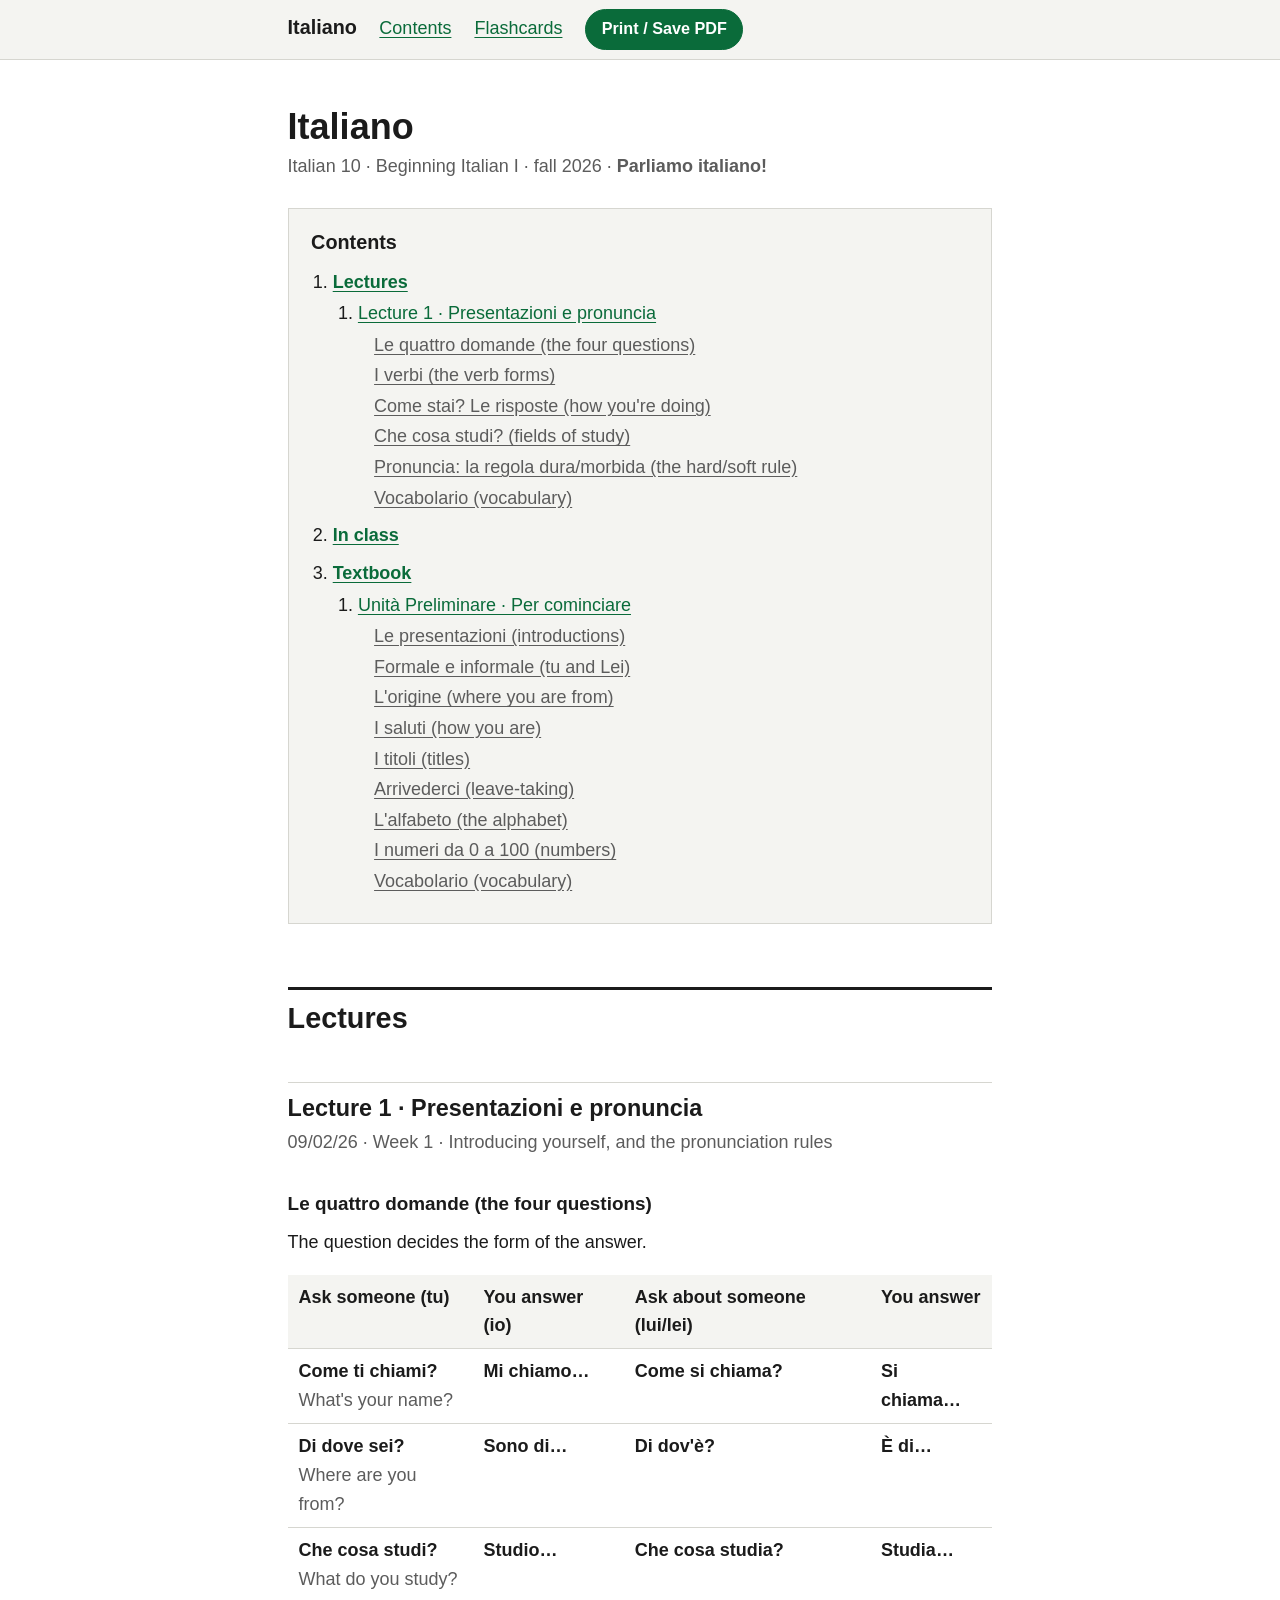
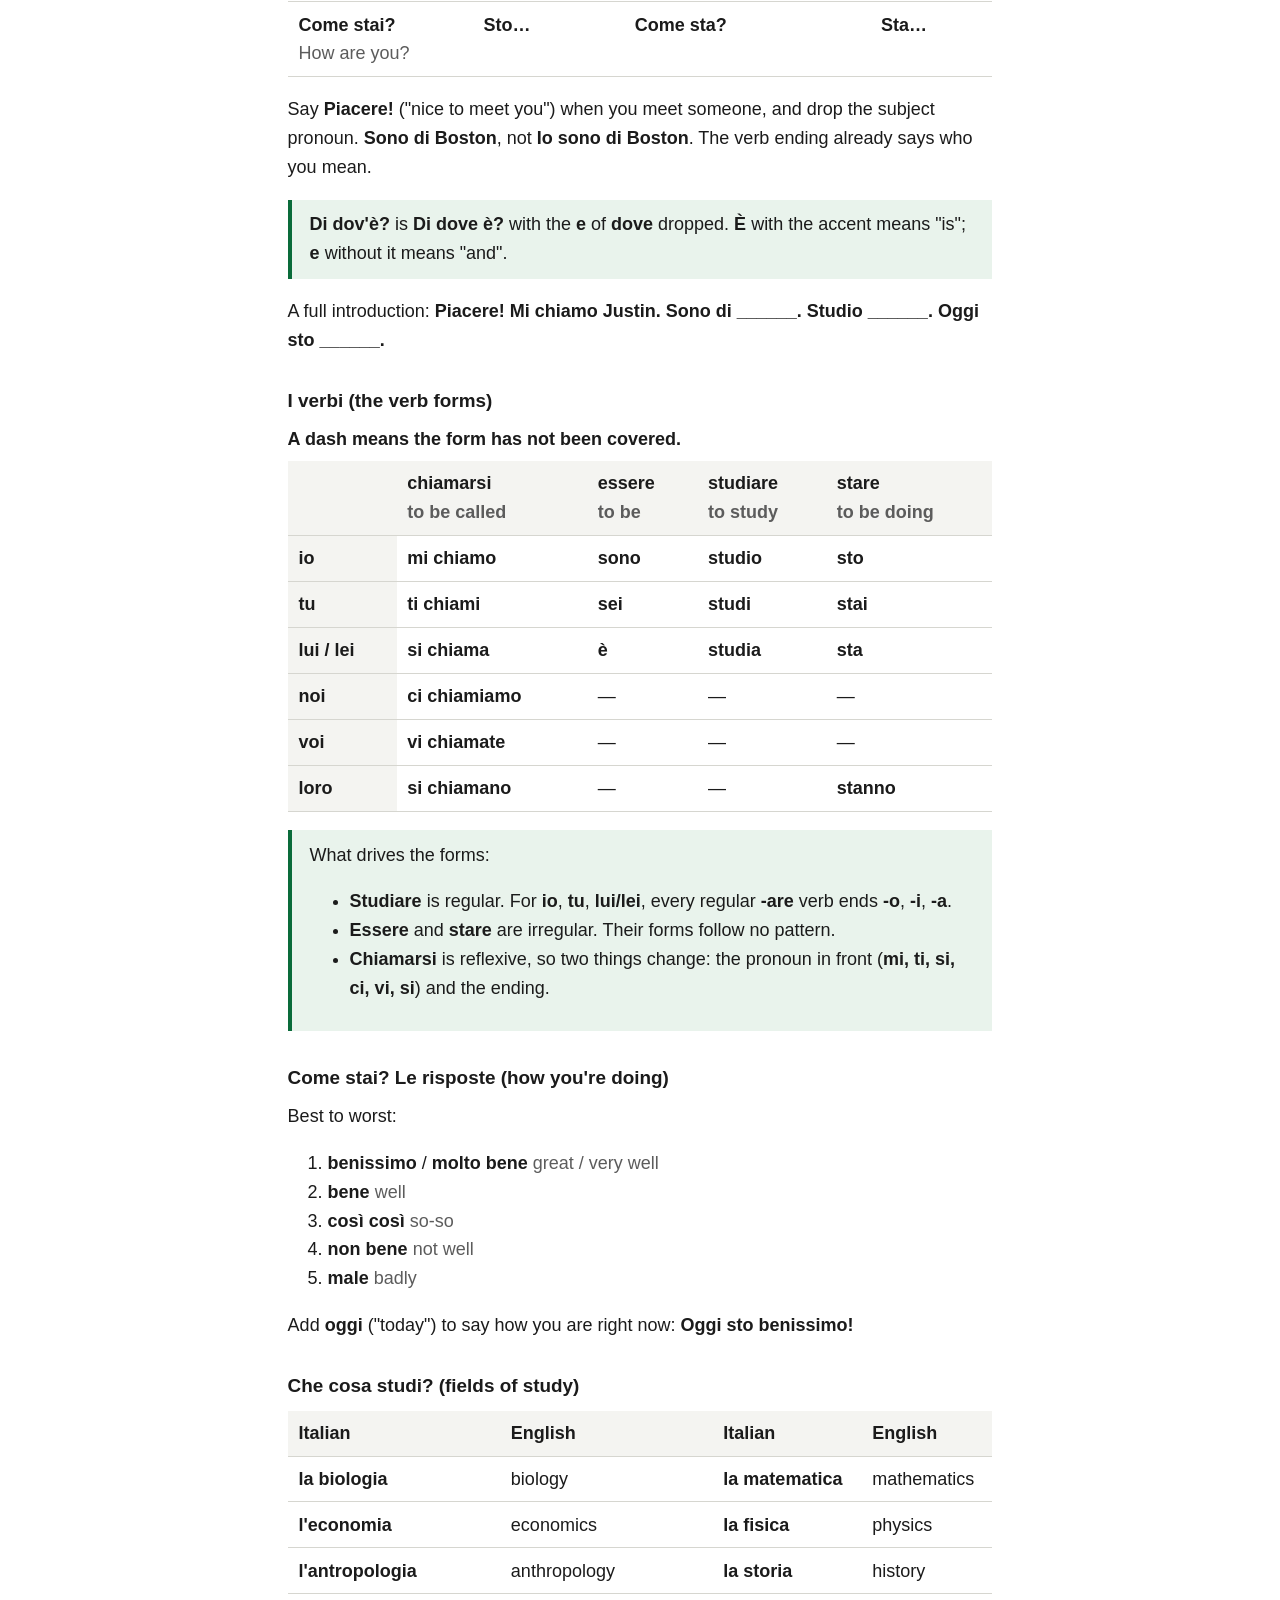
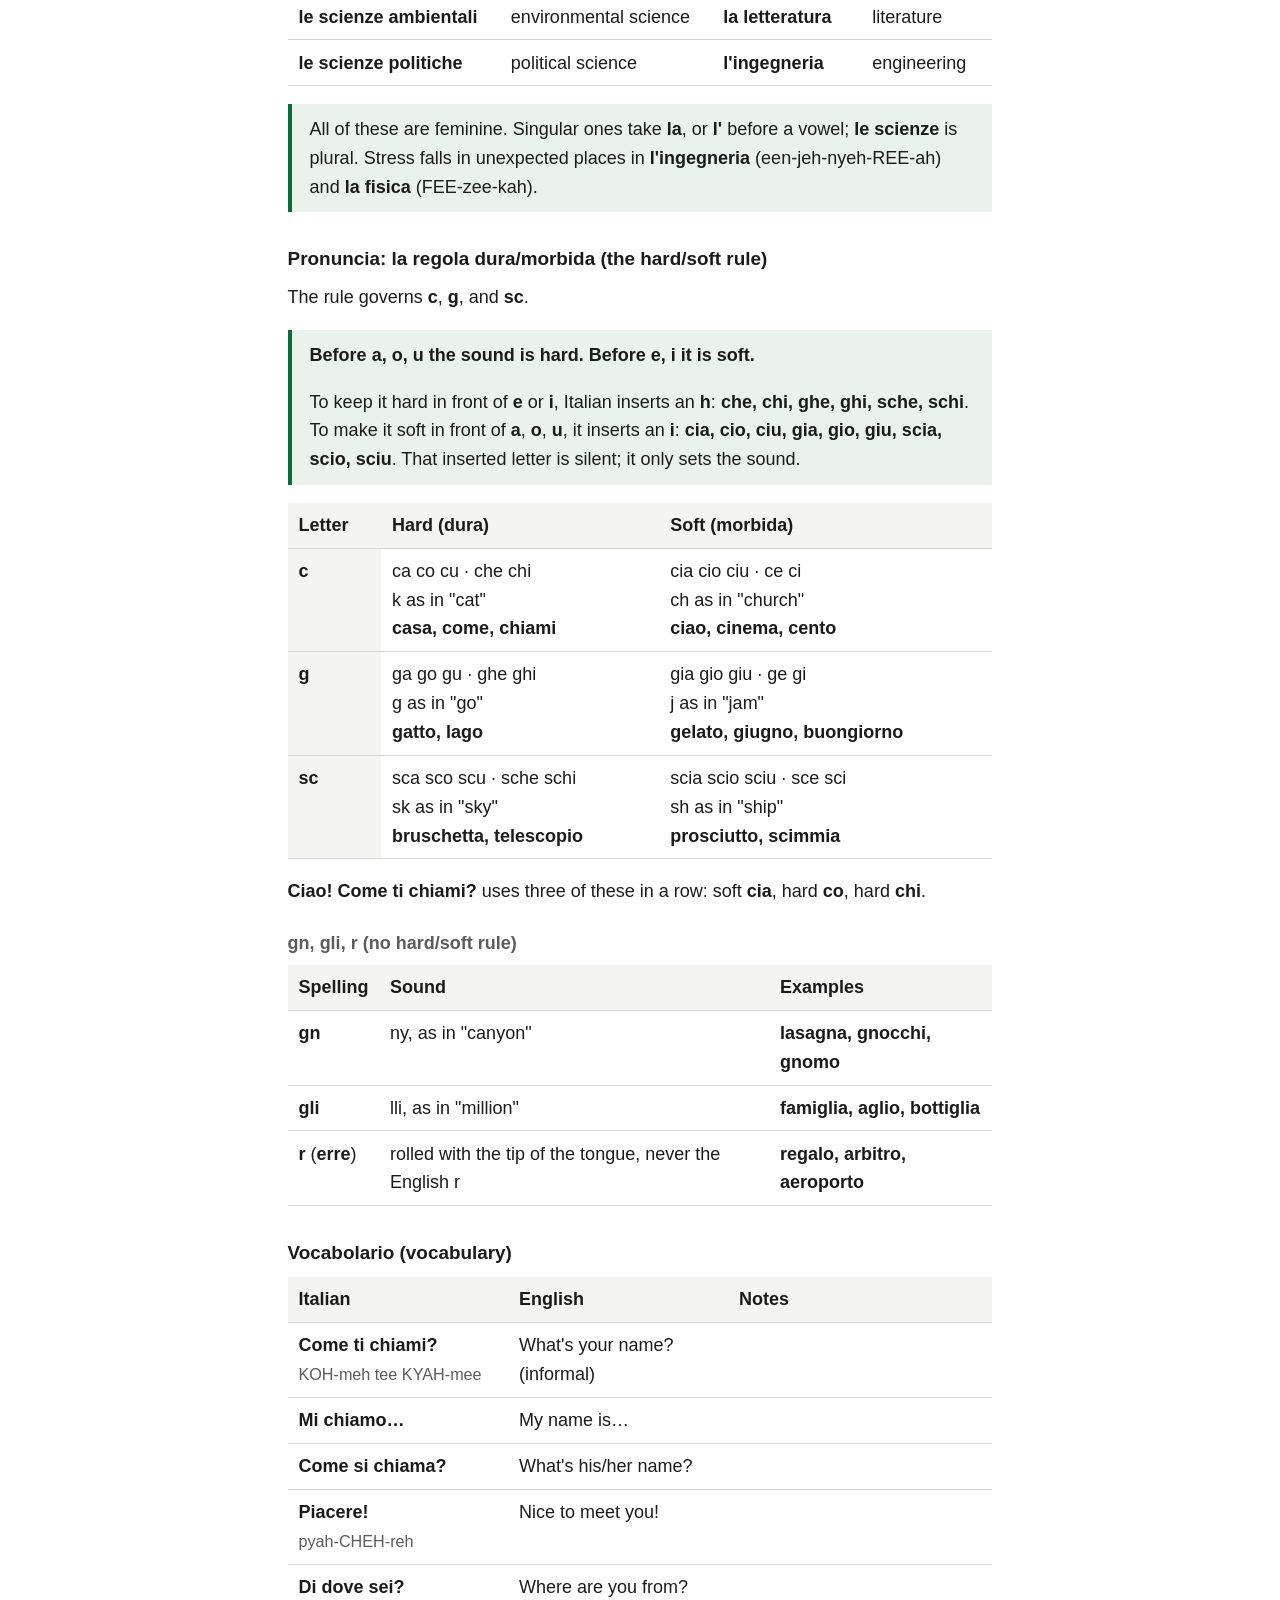
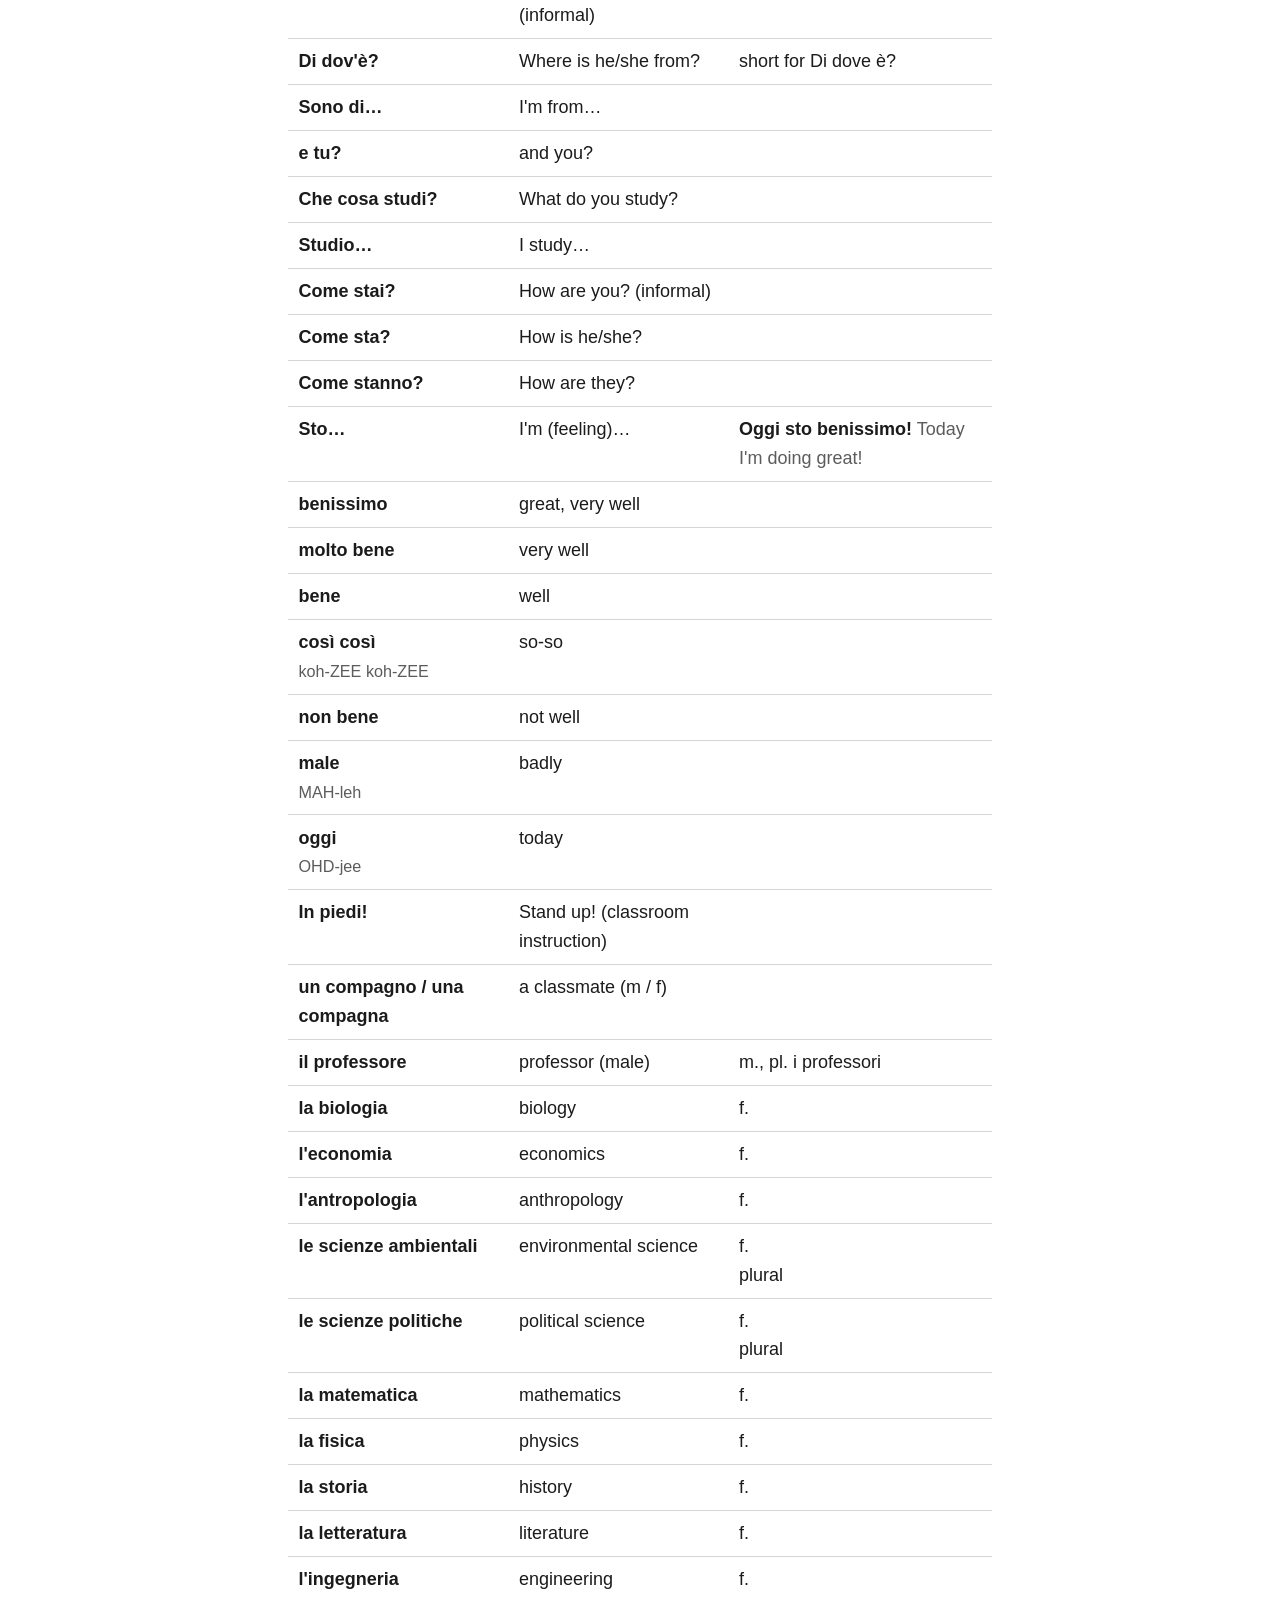
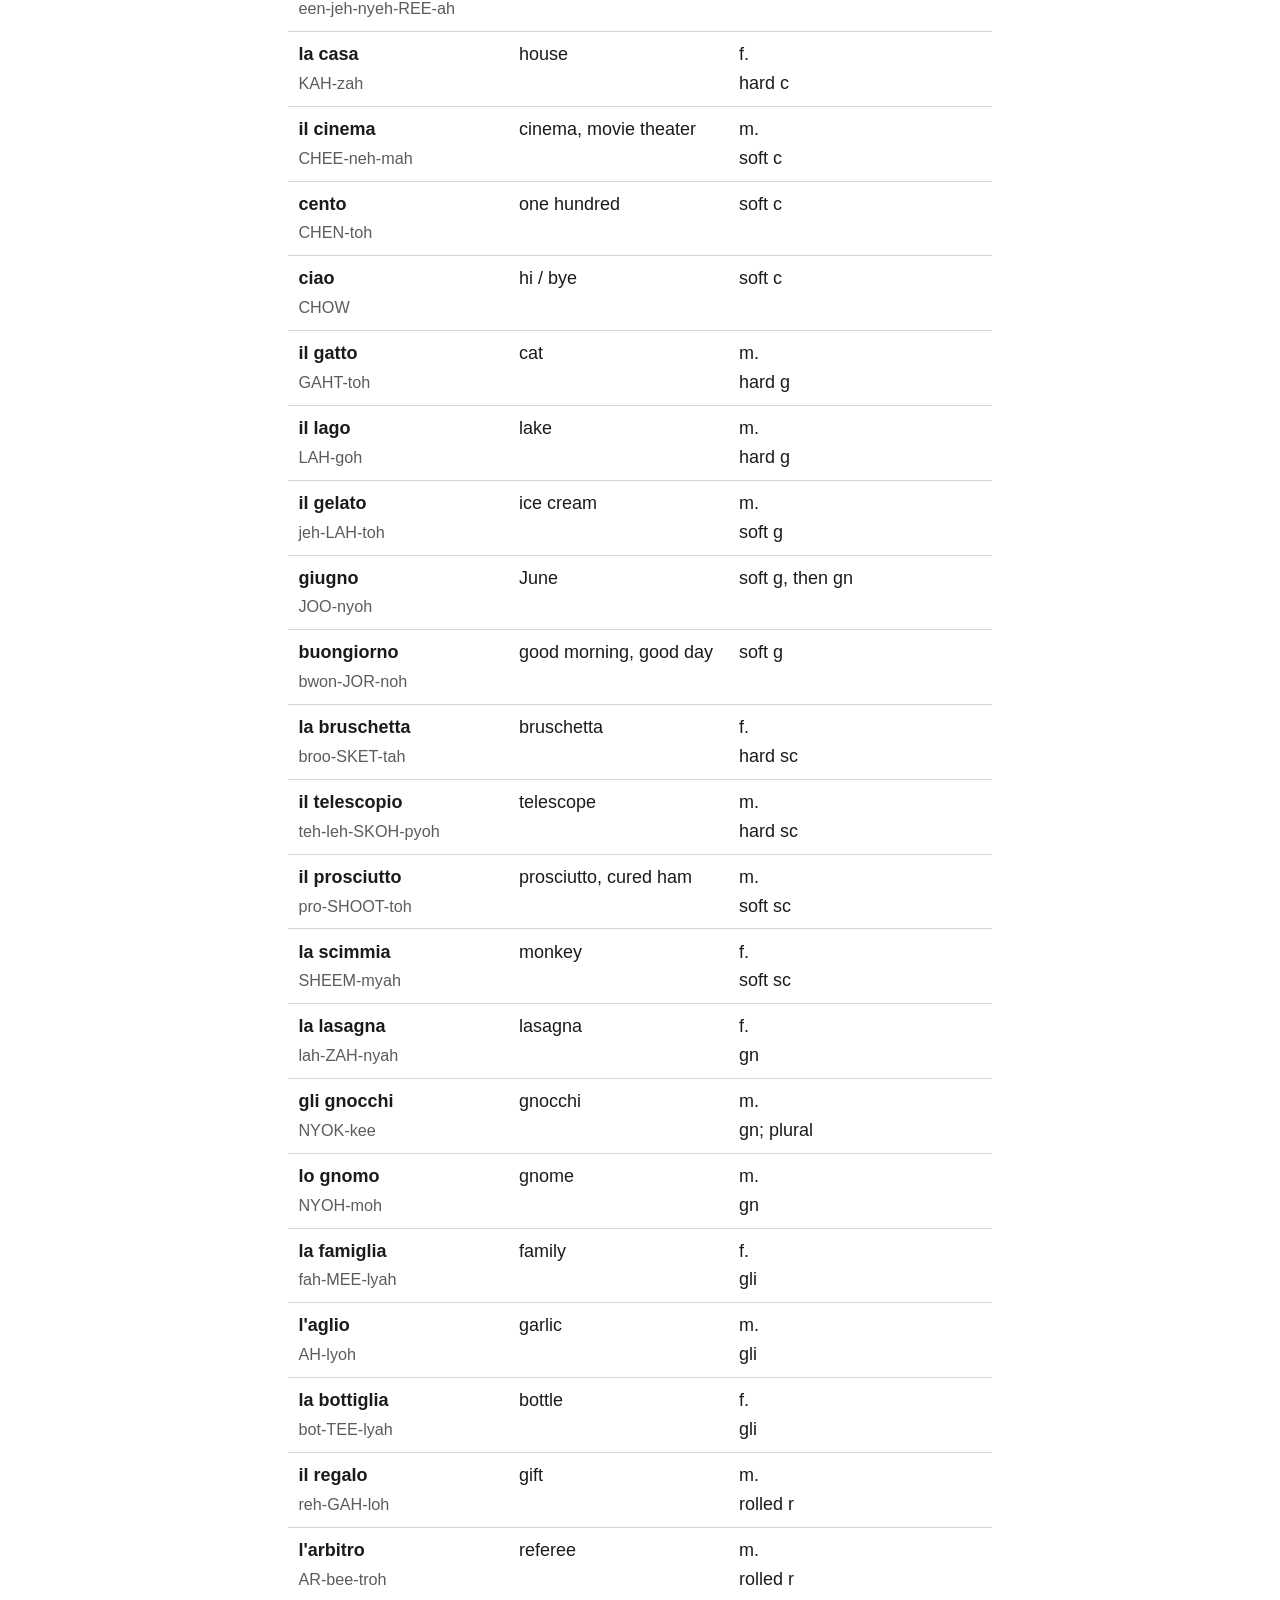
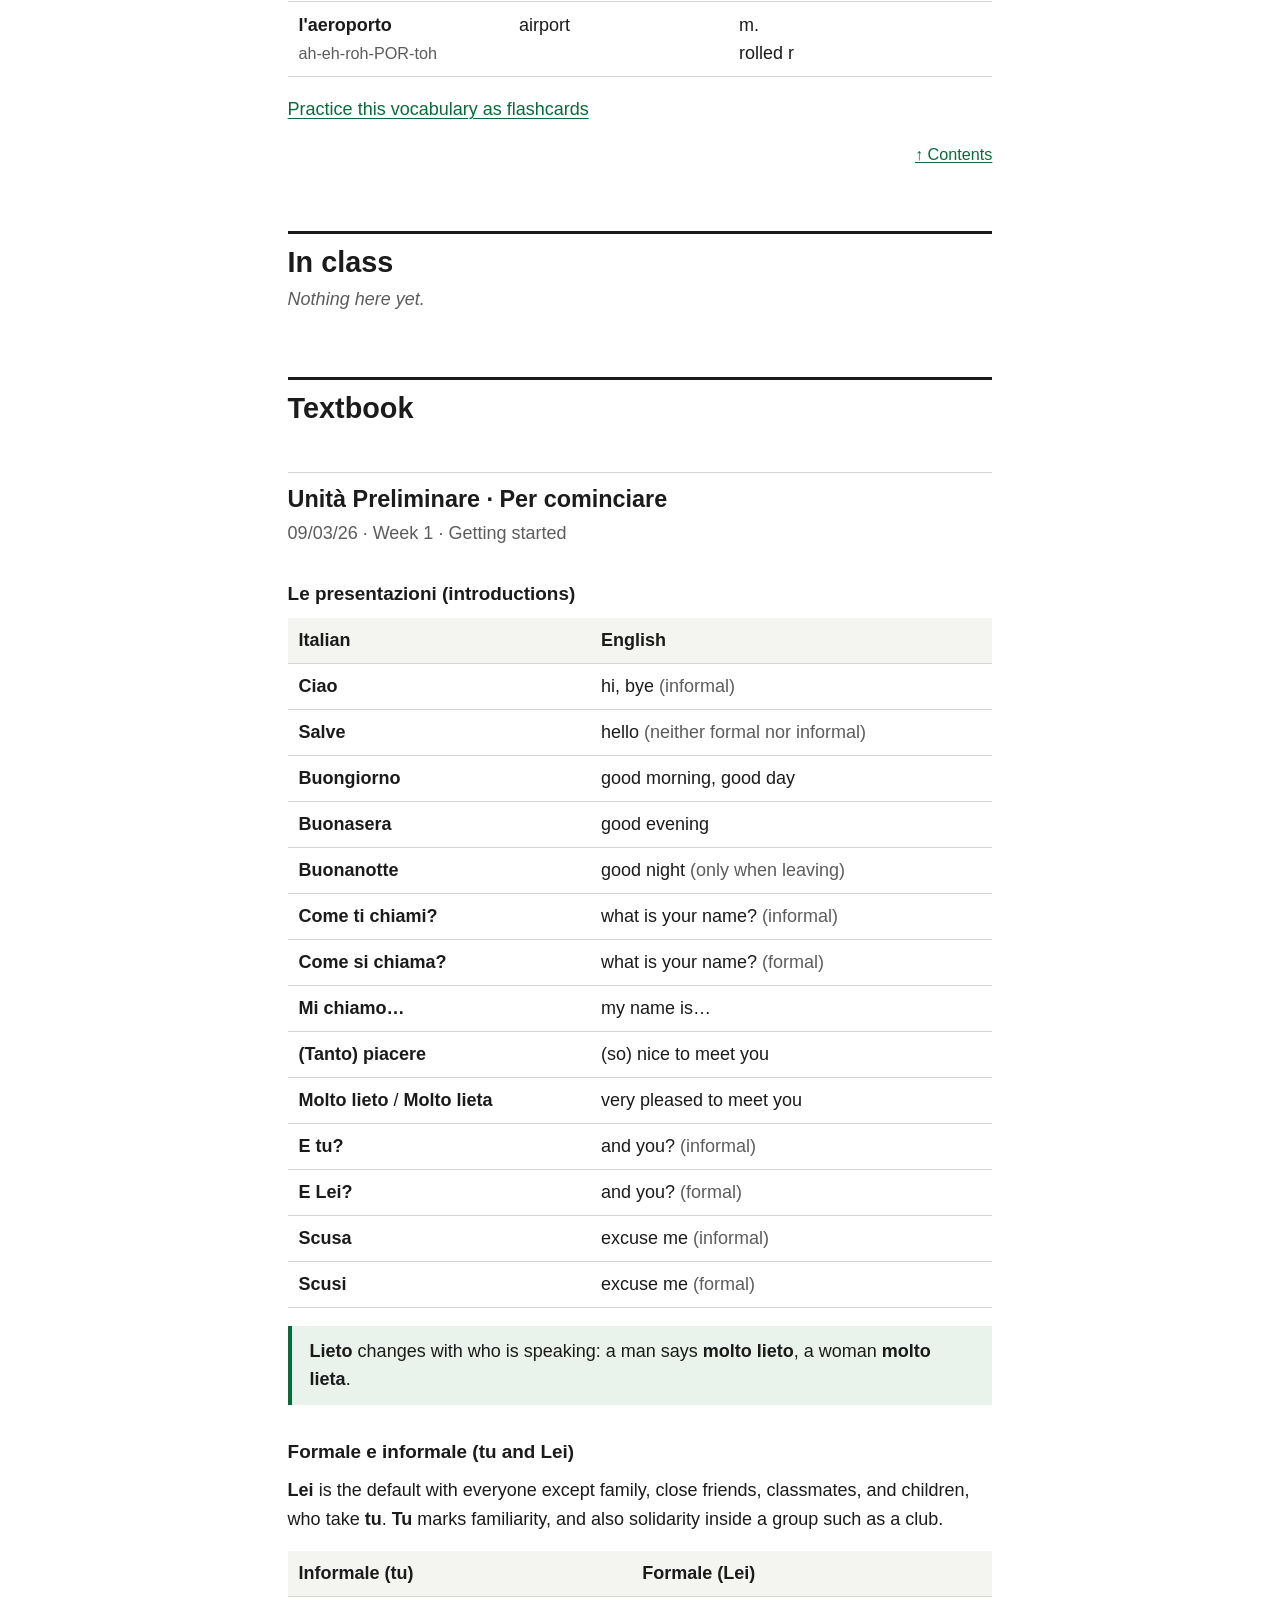
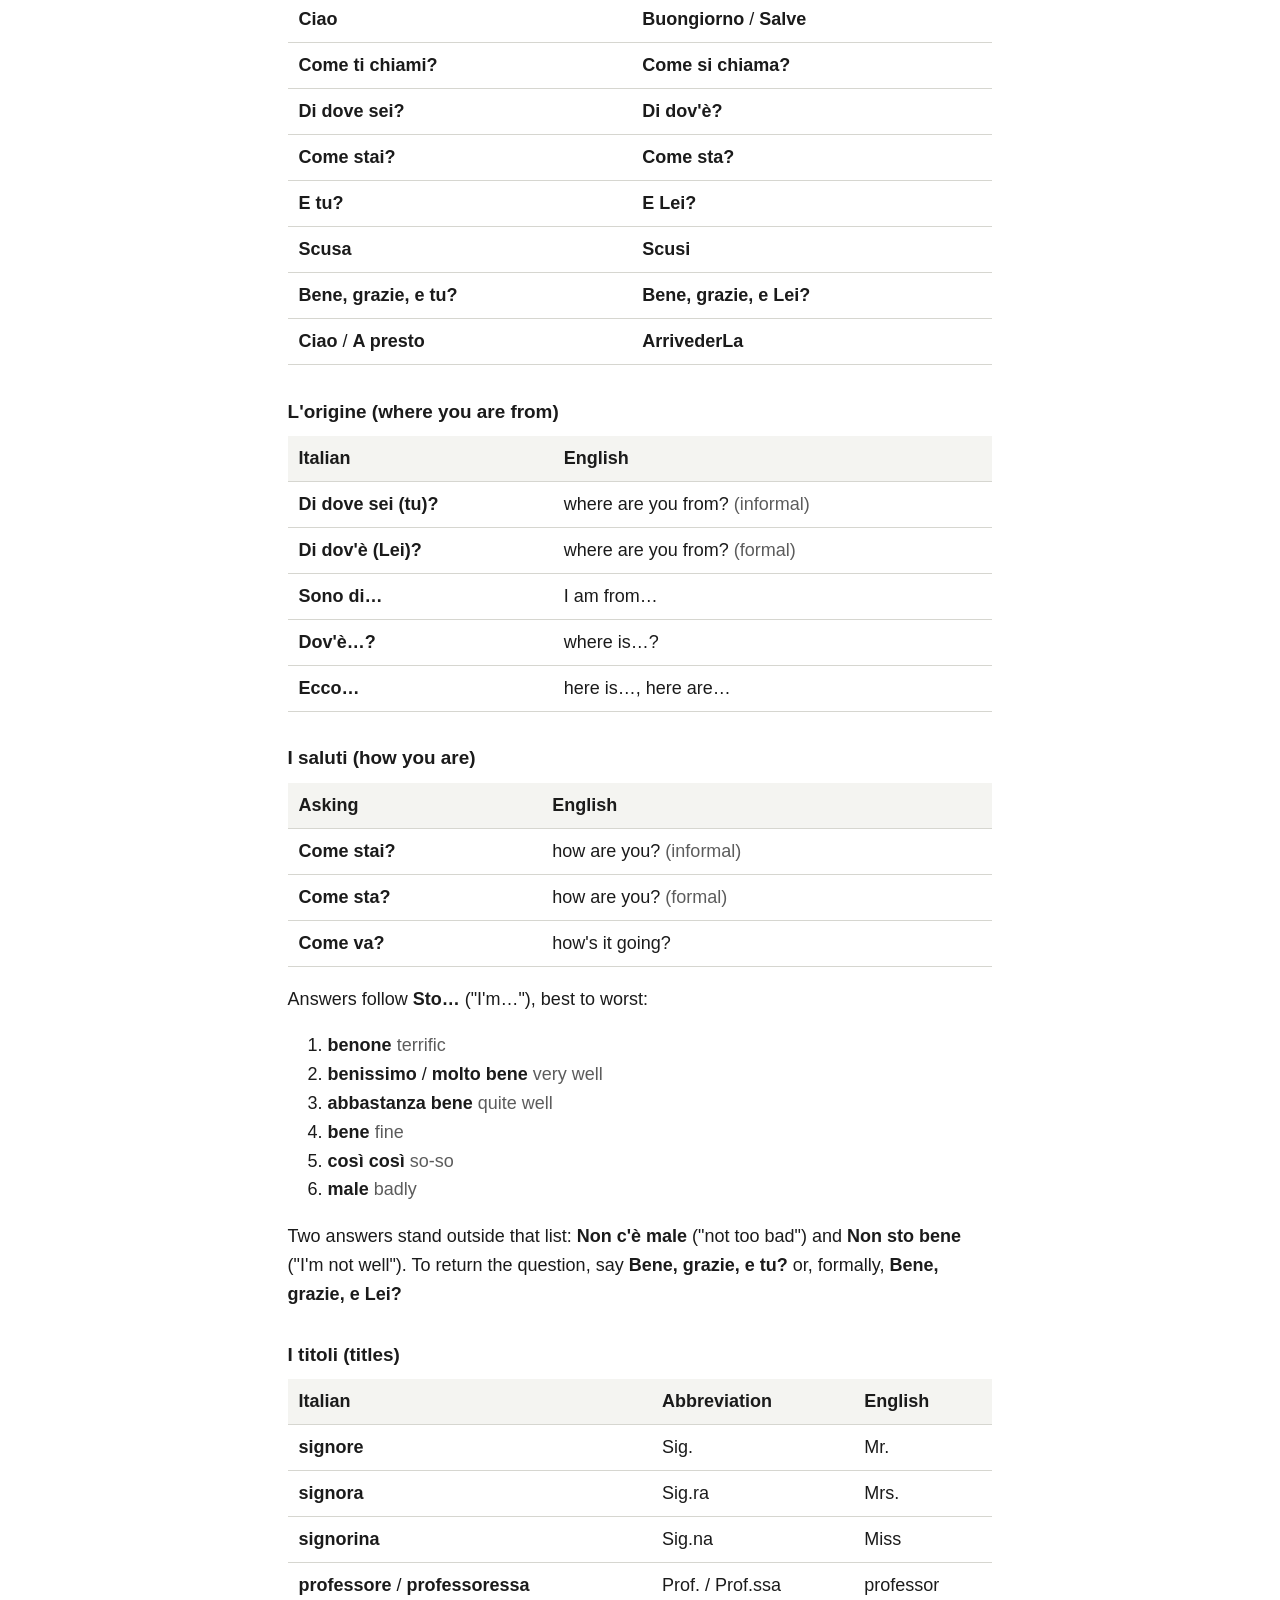
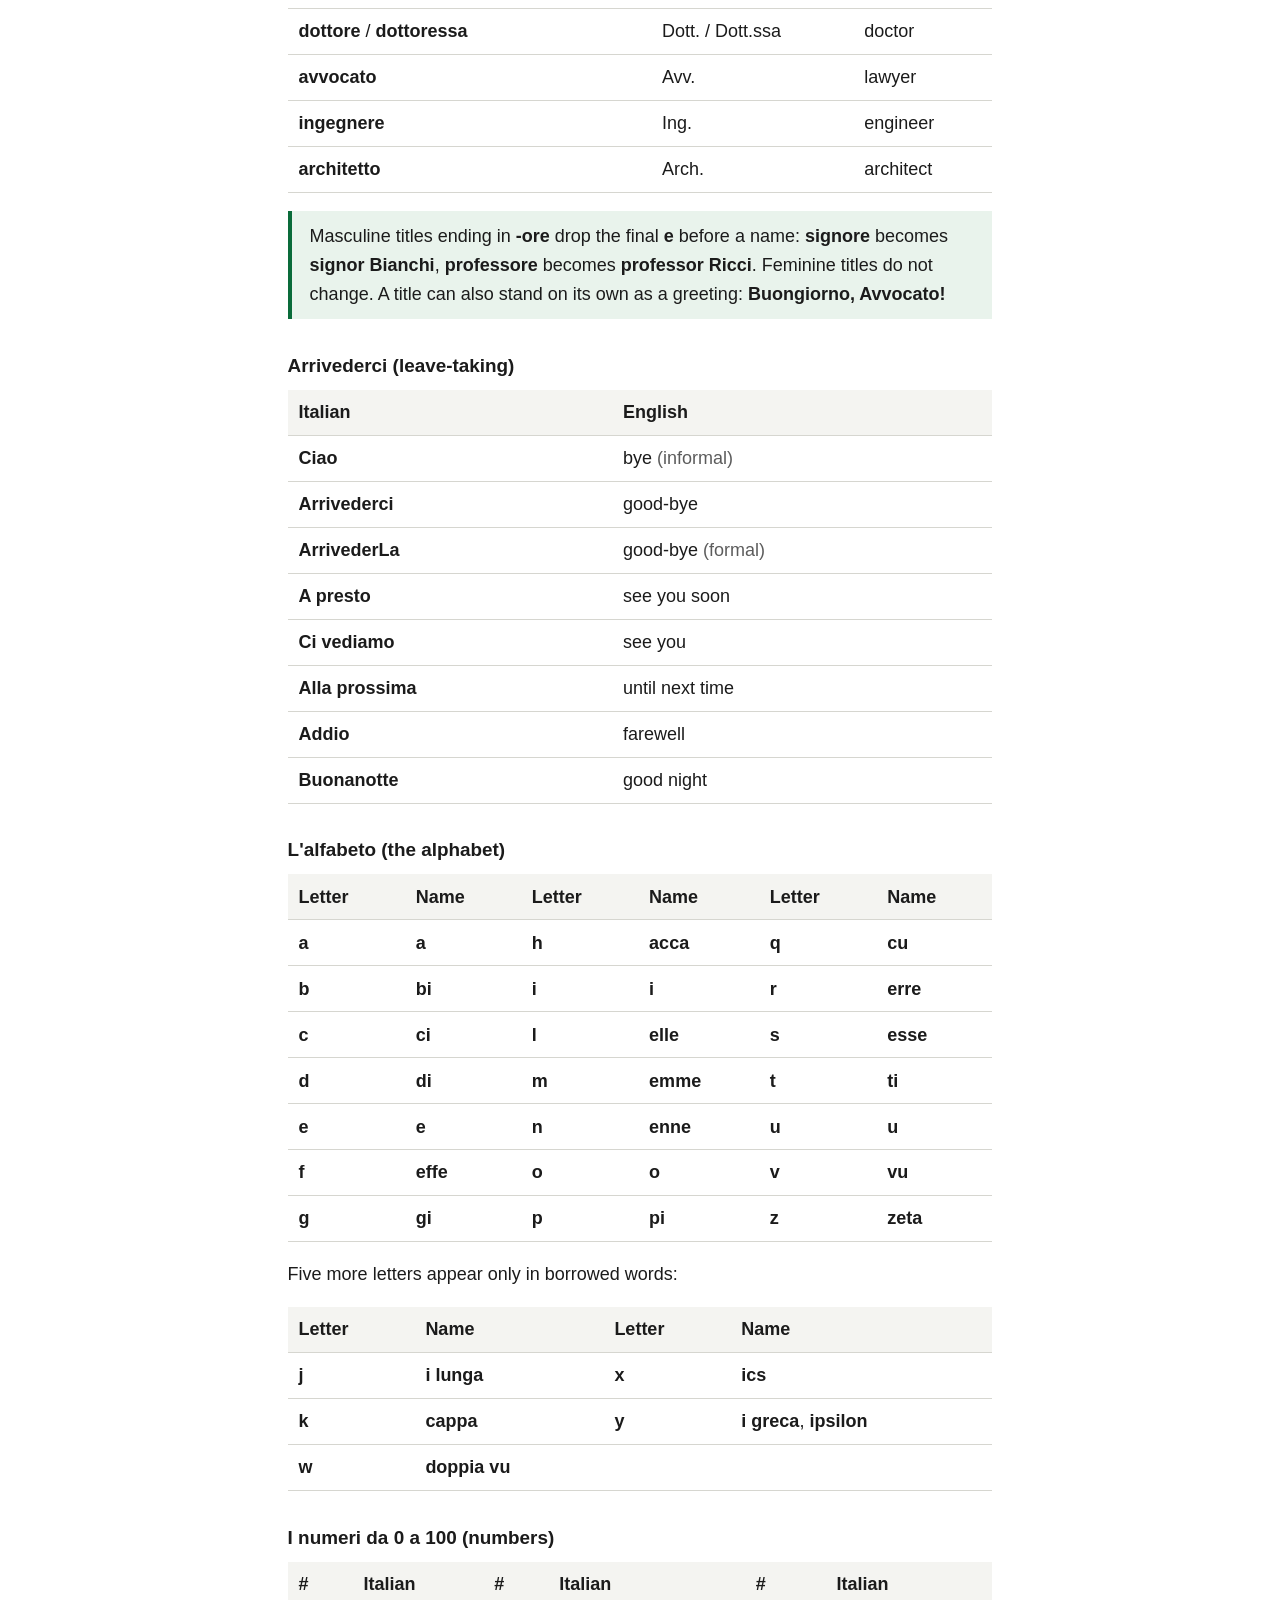
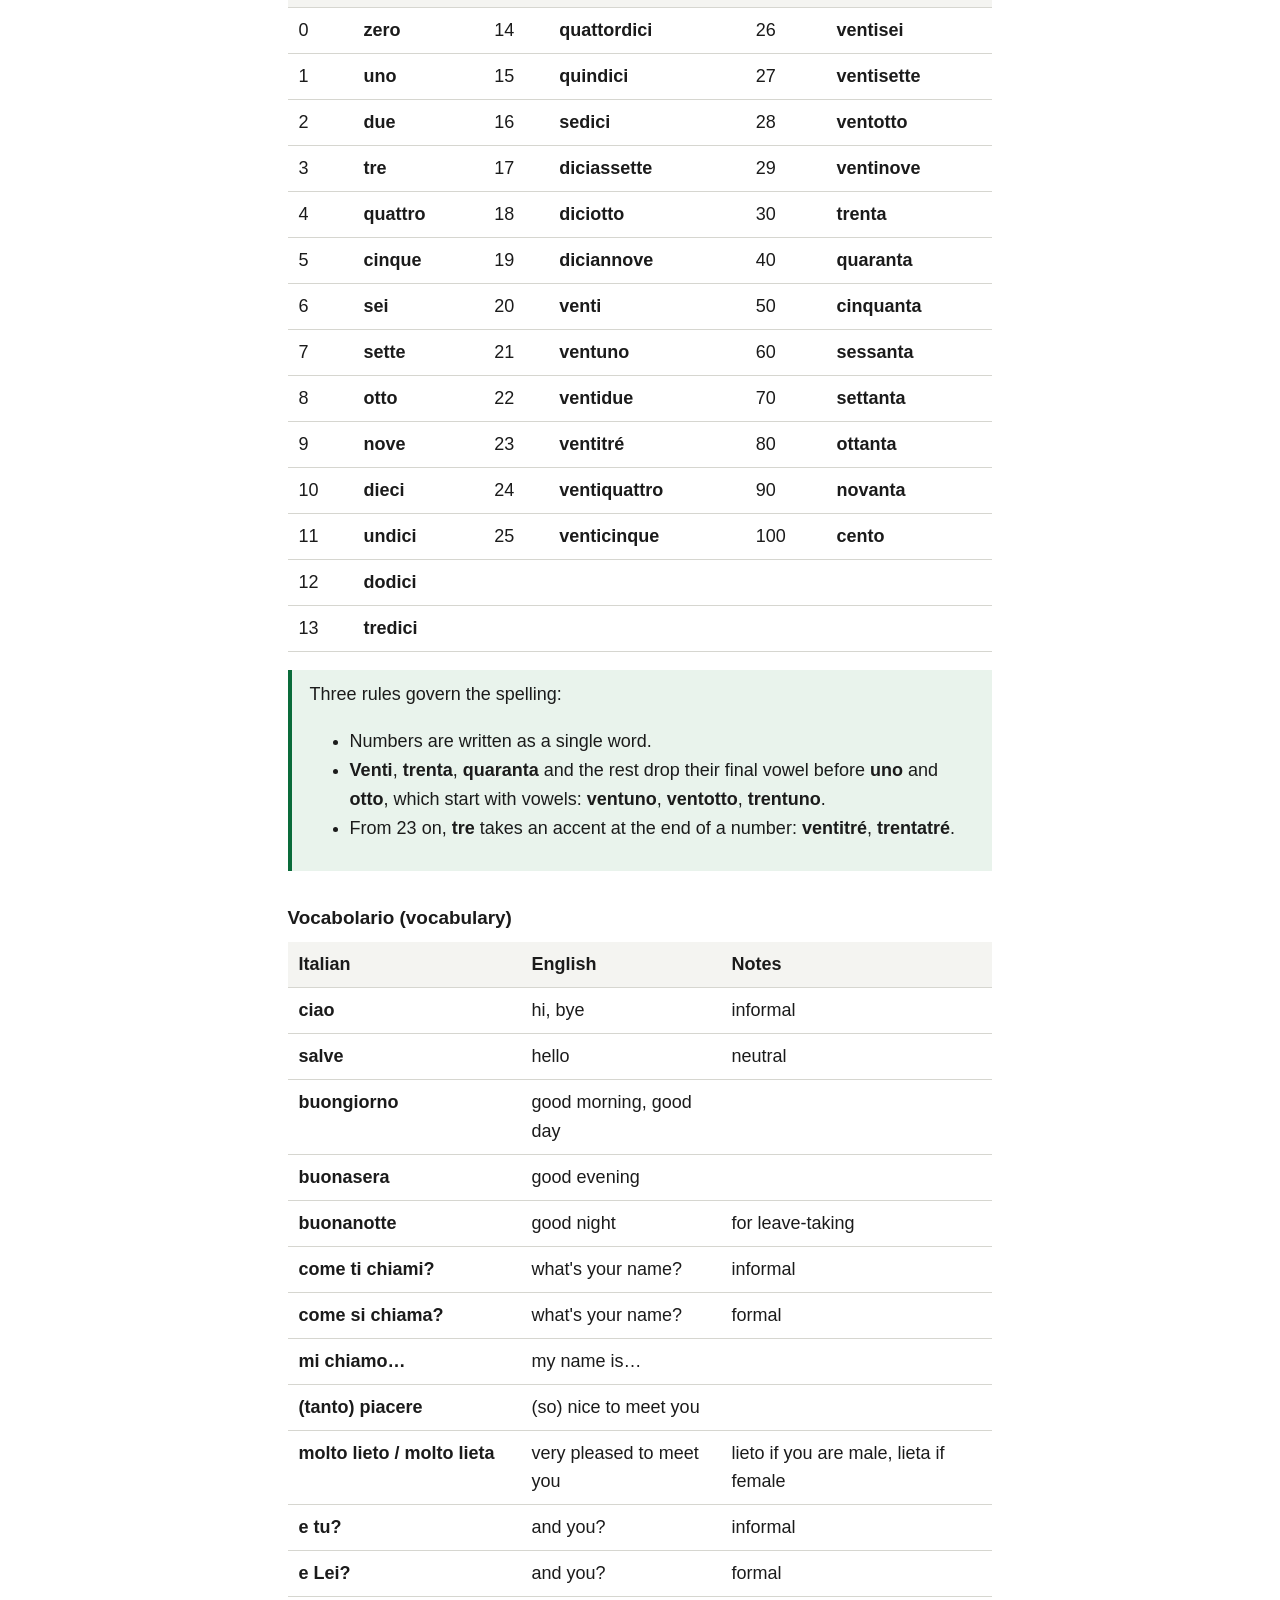
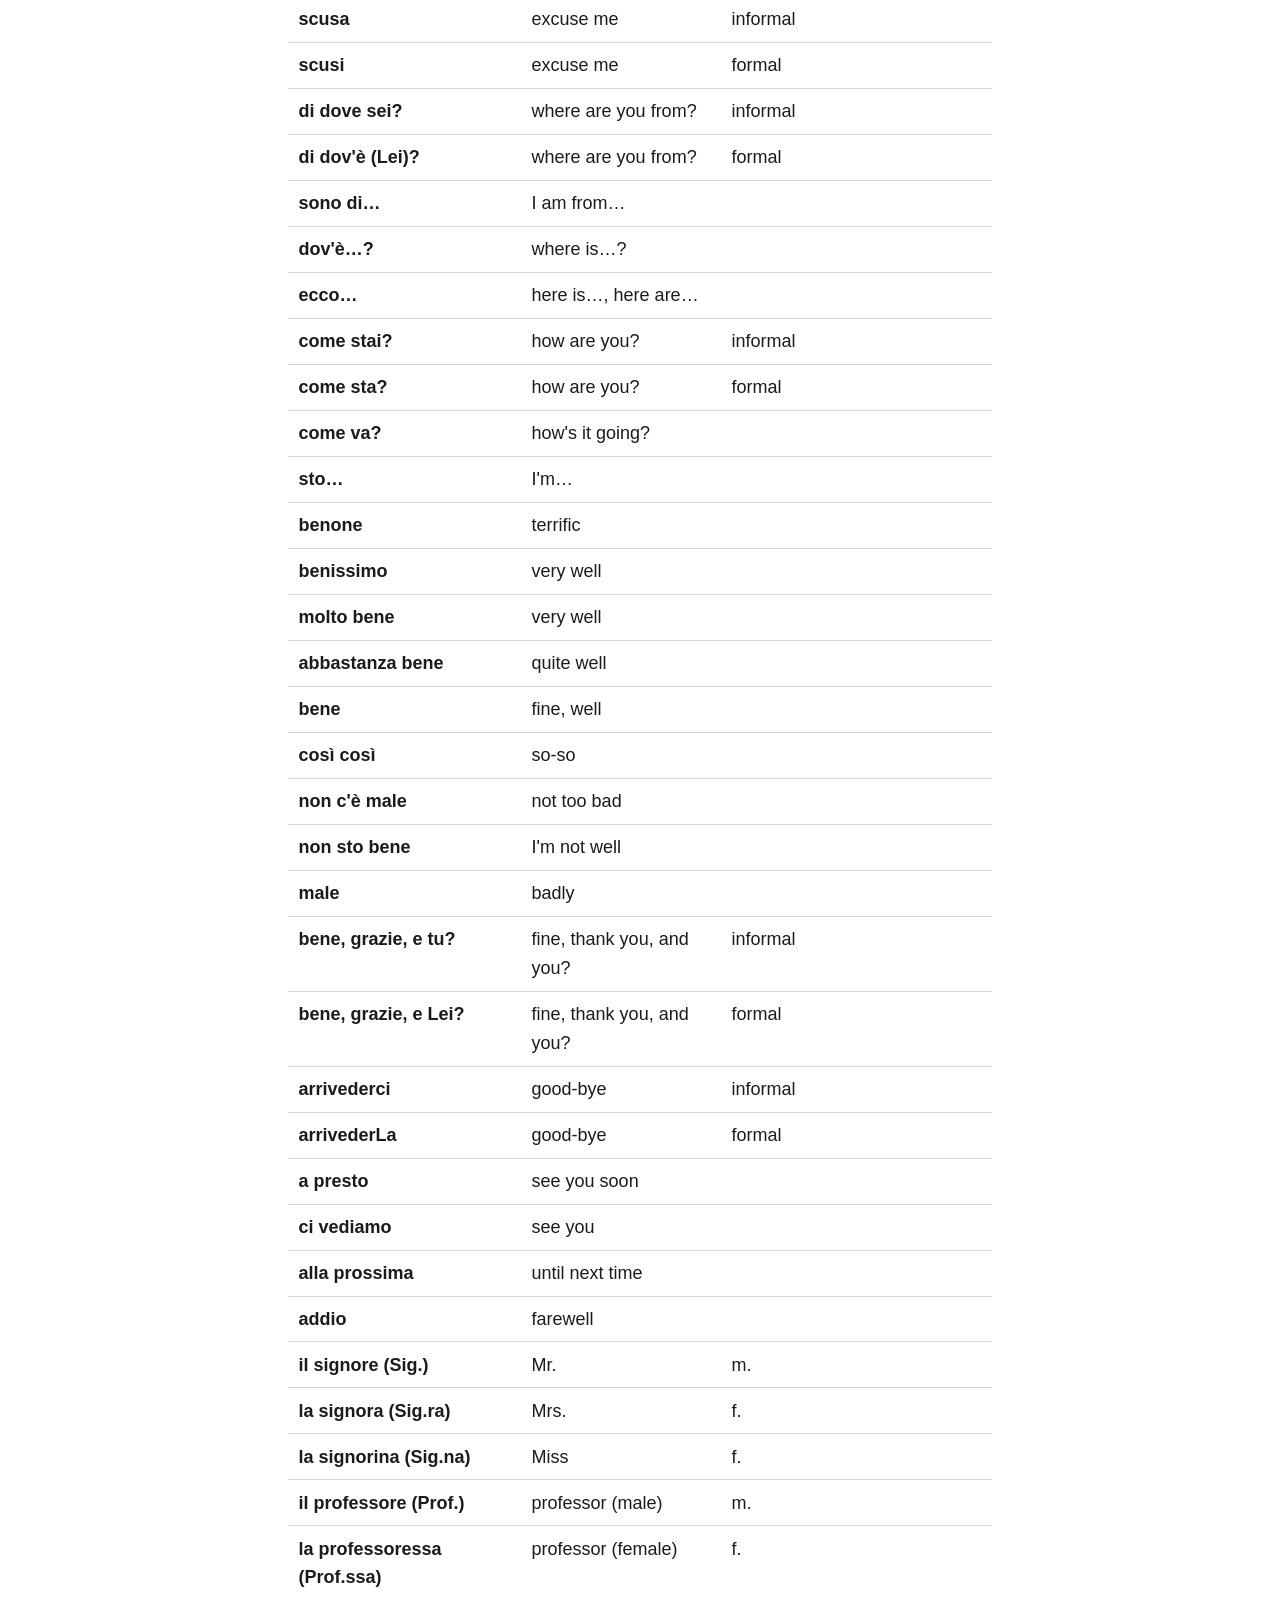
<file: index.html>
<!DOCTYPE html>
<html lang="en">
<head>
<meta charset="utf-8">
<meta name="viewport" content="width=device-width, initial-scale=1">
<title>Italiano</title>
<link rel="stylesheet" href="css/style.css">
</head>
<body>
<a class="skip" href="#main">Skip to content</a>
<header class="site-header"><div class="inner">
  <a class="brand" href="index.html" aria-current="page">Italiano</a>
  <nav aria-label="Site">
    <a href="#contents">Contents</a>
    <a href="flashcards.html">Flashcards</a>
    <button type="button" class="print-btn" id="print">Print / Save PDF</button>
  </nav>
</div></header>

<main id="main">
  <h1>Italiano</h1>
  <p class="meta">Italian 10 · Beginning Italian I · fall 2026 · <i lang="it">Parliamo italiano!</i></p>

  <nav class="toc" id="contents" aria-labelledby="contents-title" data-toc hidden>
    <p class="toc-title" id="contents-title">Contents</p>
  </nav>

  <!-- ============================================================
       LECTURES
       ============================================================ -->
  <section class="collection" aria-labelledby="lectures">
  <h2 id="lectures">Lectures</h2>

  <section class="note" aria-labelledby="lectures-2026-09-02">
    <h3 id="lectures-2026-09-02">Lecture 1 · Presentazioni e pronuncia</h3>
    <p class="meta">09/02/26 · Week 1 · Introducing yourself, and the pronunciation rules</p>

    <h4 id="lectures-2026-09-02-domande">Le quattro domande (the four questions)</h4>
    <p>The question decides the form of the answer.</p>
    <div class="table-wrap">
      <table>
        <thead><tr><th scope="col">Ask someone (<i lang="it">tu</i>)</th><th scope="col">You answer (<i lang="it">io</i>)</th><th scope="col">Ask about someone (<i lang="it">lui/lei</i>)</th><th scope="col">You answer</th></tr></thead>
        <tbody>
          <tr><td><b lang="it">Come ti chiami?</b><br><span class="en">What's your name?</span></td><td><b lang="it">Mi chiamo…</b></td><td><b lang="it">Come si chiama?</b></td><td><b lang="it">Si chiama…</b></td></tr>
          <tr><td><b lang="it">Di dove sei?</b><br><span class="en">Where are you from?</span></td><td><b lang="it">Sono di…</b></td><td><b lang="it">Di dov'è?</b></td><td><b lang="it">È di…</b></td></tr>
          <tr><td><b lang="it">Che cosa studi?</b><br><span class="en">What do you study?</span></td><td><b lang="it">Studio…</b></td><td><b lang="it">Che cosa studia?</b></td><td><b lang="it">Studia…</b></td></tr>
          <tr><td><b lang="it">Come stai?</b><br><span class="en">How are you?</span></td><td><b lang="it">Sto…</b></td><td><b lang="it">Come sta?</b></td><td><b lang="it">Sta…</b></td></tr>
        </tbody>
      </table>
    </div>
    <p>Say <i lang="it">Piacere!</i> ("nice to meet you") when you meet someone, and drop the subject pronoun. <i lang="it">Sono di Boston</i>, not <i lang="it">Io sono di Boston</i>. The verb ending already says who you mean.</p>
    <div class="callout">
      <p><i lang="it">Di dov'è?</i> is <i lang="it">Di dove è?</i> with the <i lang="it">e</i> of <i lang="it">dove</i> dropped. <i lang="it">È</i> with the accent means "is"; <i lang="it">e</i> without it means "and".</p>
    </div>
    <p>A full introduction: <i lang="it">Piacere! Mi chiamo Justin. Sono di ______. Studio ______. Oggi sto ______.</i></p>

    <h4 id="lectures-2026-09-02-verbi">I verbi (the verb forms)</h4>
    <div class="table-wrap">
      <table>
        <caption>A dash means the form has not been covered.</caption>
        <thead><tr><th scope="col"></th><th scope="col"><i lang="it">chiamarsi</i><br><span class="en">to be called</span></th><th scope="col"><i lang="it">essere</i><br><span class="en">to be</span></th><th scope="col"><i lang="it">studiare</i><br><span class="en">to study</span></th><th scope="col"><i lang="it">stare</i><br><span class="en">to be doing</span></th></tr></thead>
        <tbody>
          <tr><th scope="row">io</th><td><b lang="it">mi chiamo</b></td><td><b lang="it">sono</b></td><td><b lang="it">studio</b></td><td><b lang="it">sto</b></td></tr>
          <tr><th scope="row">tu</th><td><b lang="it">ti chiami</b></td><td><b lang="it">sei</b></td><td><b lang="it">studi</b></td><td><b lang="it">stai</b></td></tr>
          <tr><th scope="row">lui / lei</th><td><b lang="it">si chiama</b></td><td><b lang="it">è</b></td><td><b lang="it">studia</b></td><td><b lang="it">sta</b></td></tr>
          <tr><th scope="row">noi</th><td><b lang="it">ci chiamiamo</b></td><td>—</td><td>—</td><td>—</td></tr>
          <tr><th scope="row">voi</th><td><b lang="it">vi chiamate</b></td><td>—</td><td>—</td><td>—</td></tr>
          <tr><th scope="row">loro</th><td><b lang="it">si chiamano</b></td><td>—</td><td>—</td><td><b lang="it">stanno</b></td></tr>
        </tbody>
      </table>
    </div>
    <div class="callout">
      <p>What drives the forms:</p>
      <ul>
        <li><i lang="it">Studiare</i> is regular. For <i lang="it">io</i>, <i lang="it">tu</i>, <i lang="it">lui/lei</i>, every regular <i lang="it">-are</i> verb ends <b lang="it">-o</b>, <b lang="it">-i</b>, <b lang="it">-a</b>.</li>
        <li><i lang="it">Essere</i> and <i lang="it">stare</i> are irregular. Their forms follow no pattern.</li>
        <li><i lang="it">Chiamarsi</i> is reflexive, so two things change: the pronoun in front (<b lang="it">mi, ti, si, ci, vi, si</b>) and the ending.</li>
      </ul>
    </div>

    <h4 id="lectures-2026-09-02-risposte">Come stai? Le risposte (how you're doing)</h4>
    <p>Best to worst:</p>
    <ol>
      <li><b lang="it">benissimo</b> / <b lang="it">molto bene</b> <span class="en">great / very well</span></li>
      <li><b lang="it">bene</b> <span class="en">well</span></li>
      <li><b lang="it">così così</b> <span class="en">so-so</span></li>
      <li><b lang="it">non bene</b> <span class="en">not well</span></li>
      <li><b lang="it">male</b> <span class="en">badly</span></li>
    </ol>
    <p>Add <i lang="it">oggi</i> ("today") to say how you are right now: <i lang="it">Oggi sto benissimo!</i></p>

    <h4 id="lectures-2026-09-02-studi">Che cosa studi? (fields of study)</h4>
    <div class="table-wrap">
      <table>
        <thead><tr><th scope="col">Italian</th><th scope="col">English</th><th scope="col">Italian</th><th scope="col">English</th></tr></thead>
        <tbody>
          <tr><td><b lang="it">la biologia</b></td><td>biology</td><td><b lang="it">la matematica</b></td><td>mathematics</td></tr>
          <tr><td><b lang="it">l'economia</b></td><td>economics</td><td><b lang="it">la fisica</b></td><td>physics</td></tr>
          <tr><td><b lang="it">l'antropologia</b></td><td>anthropology</td><td><b lang="it">la storia</b></td><td>history</td></tr>
          <tr><td><b lang="it">le scienze ambientali</b></td><td>environmental science</td><td><b lang="it">la letteratura</b></td><td>literature</td></tr>
          <tr><td><b lang="it">le scienze politiche</b></td><td>political science</td><td><b lang="it">l'ingegneria</b></td><td>engineering</td></tr>
        </tbody>
      </table>
    </div>
    <div class="callout">
      <p>All of these are feminine. Singular ones take <i lang="it">la</i>, or <i lang="it">l'</i> before a vowel; <i lang="it">le scienze</i> is plural. Stress falls in unexpected places in <i lang="it">l'ingegneria</i> (een-jeh-nyeh-REE-ah) and <i lang="it">la fisica</i> (FEE-zee-kah).</p>
    </div>

    <h4 id="lectures-2026-09-02-pronuncia">Pronuncia: la regola dura/morbida (the hard/soft rule)</h4>
    <p>The rule governs <i lang="it">c</i>, <i lang="it">g</i>, and <i lang="it">sc</i>.</p>
    <div class="callout">
      <p><b>Before <i lang="it">a</i>, <i lang="it">o</i>, <i lang="it">u</i> the sound is hard. Before <i lang="it">e</i>, <i lang="it">i</i> it is soft.</b></p>
      <p>To keep it hard in front of <i lang="it">e</i> or <i lang="it">i</i>, Italian inserts an <b>h</b>: <i lang="it">che, chi, ghe, ghi, sche, schi</i>. To make it soft in front of <i lang="it">a</i>, <i lang="it">o</i>, <i lang="it">u</i>, it inserts an <b>i</b>: <i lang="it">cia, cio, ciu, gia, gio, giu, scia, scio, sciu</i>. That inserted letter is silent; it only sets the sound.</p>
    </div>
    <div class="table-wrap">
      <table>
        <thead><tr><th scope="col">Letter</th><th scope="col">Hard (<i lang="it">dura</i>)</th><th scope="col">Soft (<i lang="it">morbida</i>)</th></tr></thead>
        <tbody>
          <tr><th scope="row"><b lang="it">c</b></th><td>ca co cu · che chi<br>k as in "cat"<br><i lang="it">casa, come, chiami</i></td><td>cia cio ciu · ce ci<br>ch as in "church"<br><i lang="it">ciao, cinema, cento</i></td></tr>
          <tr><th scope="row"><b lang="it">g</b></th><td>ga go gu · ghe ghi<br>g as in "go"<br><i lang="it">gatto, lago</i></td><td>gia gio giu · ge gi<br>j as in "jam"<br><i lang="it">gelato, giugno, buongiorno</i></td></tr>
          <tr><th scope="row"><b lang="it">sc</b></th><td>sca sco scu · sche schi<br>sk as in "sky"<br><i lang="it">bruschetta, telescopio</i></td><td>scia scio sciu · sce sci<br>sh as in "ship"<br><i lang="it">prosciutto, scimmia</i></td></tr>
        </tbody>
      </table>
    </div>
    <p><i lang="it">Ciao! Come ti chiami?</i> uses three of these in a row: soft <i lang="it">cia</i>, hard <i lang="it">co</i>, hard <i lang="it">chi</i>.</p>
    <h5><i lang="it">gn</i>, <i lang="it">gli</i>, <i lang="it">r</i> (no hard/soft rule)</h5>
    <div class="table-wrap">
      <table>
        <thead><tr><th scope="col">Spelling</th><th scope="col">Sound</th><th scope="col">Examples</th></tr></thead>
        <tbody>
          <tr><td><b lang="it">gn</b></td><td>ny, as in "canyon"</td><td><i lang="it">lasagna, gnocchi, gnomo</i></td></tr>
          <tr><td><b lang="it">gli</b></td><td>lli, as in "million"</td><td><i lang="it">famiglia, aglio, bottiglia</i></td></tr>
          <tr><td><b lang="it">r</b> (<i lang="it">erre</i>)</td><td>rolled with the tip of the tongue, never the English r</td><td><i lang="it">regalo, arbitro, aeroporto</i></td></tr>
        </tbody>
      </table>
    </div>

    <h4 id="lectures-2026-09-02-vocab">Vocabolario (vocabulary)</h4>
    <div data-vocab="lectures/2026-09-02"></div>
    <p class="no-print"><a href="flashcards.html?session=lectures/2026-09-02">Practice this vocabulary as flashcards</a></p>

    <p class="note-end no-print"><a href="#contents">↑ Contents</a></p>
  </section>
  </section>

  <!-- ============================================================
       IN CLASS
       ============================================================ -->
  <section class="collection" aria-labelledby="in-class">
  <h2 id="in-class">In class</h2>
  <p class="empty">Nothing here yet.</p>
  </section>

  <!-- ============================================================
       TEXTBOOK
       ============================================================ -->
  <section class="collection" aria-labelledby="textbook">
  <h2 id="textbook">Textbook</h2>

  <section class="note" aria-labelledby="textbook-unita-p">
    <h3 id="textbook-unita-p">Unità Preliminare · Per cominciare</h3>
    <p class="meta">09/03/26 · Week 1 · Getting started</p>

    <h4 id="textbook-unita-p-presentazioni">Le presentazioni (introductions)</h4>
    <div class="table-wrap">
      <table>
        <thead><tr><th scope="col">Italian</th><th scope="col">English</th></tr></thead>
        <tbody>
          <tr><td><b lang="it">Ciao</b></td><td>hi, bye <span class="en">(informal)</span></td></tr>
          <tr><td><b lang="it">Salve</b></td><td>hello <span class="en">(neither formal nor informal)</span></td></tr>
          <tr><td><b lang="it">Buongiorno</b></td><td>good morning, good day</td></tr>
          <tr><td><b lang="it">Buonasera</b></td><td>good evening</td></tr>
          <tr><td><b lang="it">Buonanotte</b></td><td>good night <span class="en">(only when leaving)</span></td></tr>
          <tr><td><b lang="it">Come ti chiami?</b></td><td>what is your name? <span class="en">(informal)</span></td></tr>
          <tr><td><b lang="it">Come si chiama?</b></td><td>what is your name? <span class="en">(formal)</span></td></tr>
          <tr><td><b lang="it">Mi chiamo…</b></td><td>my name is…</td></tr>
          <tr><td><b lang="it">(Tanto) piacere</b></td><td>(so) nice to meet you</td></tr>
          <tr><td><b lang="it">Molto lieto</b> / <b lang="it">Molto lieta</b></td><td>very pleased to meet you</td></tr>
          <tr><td><b lang="it">E tu?</b></td><td>and you? <span class="en">(informal)</span></td></tr>
          <tr><td><b lang="it">E Lei?</b></td><td>and you? <span class="en">(formal)</span></td></tr>
          <tr><td><b lang="it">Scusa</b></td><td>excuse me <span class="en">(informal)</span></td></tr>
          <tr><td><b lang="it">Scusi</b></td><td>excuse me <span class="en">(formal)</span></td></tr>
        </tbody>
      </table>
    </div>
    <div class="callout">
      <p><i lang="it">Lieto</i> changes with who is speaking: a man says <i lang="it">molto lieto</i>, a woman <i lang="it">molto lieta</i>.</p>
    </div>

    <h4 id="textbook-unita-p-formale">Formale e informale (tu and Lei)</h4>
    <p><i lang="it">Lei</i> is the default with everyone except family, close friends, classmates, and children, who take <i lang="it">tu</i>. <i lang="it">Tu</i> marks familiarity, and also solidarity inside a group such as a club.</p>
    <div class="table-wrap">
      <table>
        <thead><tr><th scope="col">Informale (<i lang="it">tu</i>)</th><th scope="col">Formale (<i lang="it">Lei</i>)</th></tr></thead>
        <tbody>
          <tr><td><b lang="it">Ciao</b></td><td><b lang="it">Buongiorno</b> / <b lang="it">Salve</b></td></tr>
          <tr><td><b lang="it">Come ti chiami?</b></td><td><b lang="it">Come si chiama?</b></td></tr>
          <tr><td><b lang="it">Di dove sei?</b></td><td><b lang="it">Di dov'è?</b></td></tr>
          <tr><td><b lang="it">Come stai?</b></td><td><b lang="it">Come sta?</b></td></tr>
          <tr><td><b lang="it">E tu?</b></td><td><b lang="it">E Lei?</b></td></tr>
          <tr><td><b lang="it">Scusa</b></td><td><b lang="it">Scusi</b></td></tr>
          <tr><td><b lang="it">Bene, grazie, e tu?</b></td><td><b lang="it">Bene, grazie, e Lei?</b></td></tr>
          <tr><td><b lang="it">Ciao</b> / <b lang="it">A presto</b></td><td><b lang="it">ArrivederLa</b></td></tr>
        </tbody>
      </table>
    </div>

    <h4 id="textbook-unita-p-origine">L'origine (where you are from)</h4>
    <div class="table-wrap">
      <table>
        <thead><tr><th scope="col">Italian</th><th scope="col">English</th></tr></thead>
        <tbody>
          <tr><td><b lang="it">Di dove sei (tu)?</b></td><td>where are you from? <span class="en">(informal)</span></td></tr>
          <tr><td><b lang="it">Di dov'è (Lei)?</b></td><td>where are you from? <span class="en">(formal)</span></td></tr>
          <tr><td><b lang="it">Sono di…</b></td><td>I am from…</td></tr>
          <tr><td><b lang="it">Dov'è…?</b></td><td>where is…?</td></tr>
          <tr><td><b lang="it">Ecco…</b></td><td>here is…, here are…</td></tr>
        </tbody>
      </table>
    </div>

    <h4 id="textbook-unita-p-saluti">I saluti (how you are)</h4>
    <div class="table-wrap">
      <table>
        <thead><tr><th scope="col">Asking</th><th scope="col">English</th></tr></thead>
        <tbody>
          <tr><td><b lang="it">Come stai?</b></td><td>how are you? <span class="en">(informal)</span></td></tr>
          <tr><td><b lang="it">Come sta?</b></td><td>how are you? <span class="en">(formal)</span></td></tr>
          <tr><td><b lang="it">Come va?</b></td><td>how's it going?</td></tr>
        </tbody>
      </table>
    </div>
    <p>Answers follow <i lang="it">Sto…</i> ("I'm…"), best to worst:</p>
    <ol>
      <li><b lang="it">benone</b> <span class="en">terrific</span></li>
      <li><b lang="it">benissimo</b> / <b lang="it">molto bene</b> <span class="en">very well</span></li>
      <li><b lang="it">abbastanza bene</b> <span class="en">quite well</span></li>
      <li><b lang="it">bene</b> <span class="en">fine</span></li>
      <li><b lang="it">così così</b> <span class="en">so-so</span></li>
      <li><b lang="it">male</b> <span class="en">badly</span></li>
    </ol>
    <p>Two answers stand outside that list: <i lang="it">Non c'è male</i> ("not too bad") and <i lang="it">Non sto bene</i> ("I'm not well"). To return the question, say <i lang="it">Bene, grazie, e tu?</i> or, formally, <i lang="it">Bene, grazie, e Lei?</i></p>

    <h4 id="textbook-unita-p-titoli">I titoli (titles)</h4>
    <div class="table-wrap">
      <table>
        <thead><tr><th scope="col">Italian</th><th scope="col">Abbreviation</th><th scope="col">English</th></tr></thead>
        <tbody>
          <tr><td><b lang="it">signore</b></td><td>Sig.</td><td>Mr.</td></tr>
          <tr><td><b lang="it">signora</b></td><td>Sig.ra</td><td>Mrs.</td></tr>
          <tr><td><b lang="it">signorina</b></td><td>Sig.na</td><td>Miss</td></tr>
          <tr><td><b lang="it">professore</b> / <b lang="it">professoressa</b></td><td>Prof. / Prof.ssa</td><td>professor</td></tr>
          <tr><td><b lang="it">dottore</b> / <b lang="it">dottoressa</b></td><td>Dott. / Dott.ssa</td><td>doctor</td></tr>
          <tr><td><b lang="it">avvocato</b></td><td>Avv.</td><td>lawyer</td></tr>
          <tr><td><b lang="it">ingegnere</b></td><td>Ing.</td><td>engineer</td></tr>
          <tr><td><b lang="it">architetto</b></td><td>Arch.</td><td>architect</td></tr>
        </tbody>
      </table>
    </div>
    <div class="callout">
      <p>Masculine titles ending in <b lang="it">-ore</b> drop the final <i lang="it">e</i> before a name: <i lang="it">signore</i> becomes <i lang="it">signor Bianchi</i>, <i lang="it">professore</i> becomes <i lang="it">professor Ricci</i>. Feminine titles do not change. A title can also stand on its own as a greeting: <i lang="it">Buongiorno, Avvocato!</i></p>
    </div>

    <h4 id="textbook-unita-p-arrivederci">Arrivederci (leave-taking)</h4>
    <div class="table-wrap">
      <table>
        <thead><tr><th scope="col">Italian</th><th scope="col">English</th></tr></thead>
        <tbody>
          <tr><td><b lang="it">Ciao</b></td><td>bye <span class="en">(informal)</span></td></tr>
          <tr><td><b lang="it">Arrivederci</b></td><td>good-bye</td></tr>
          <tr><td><b lang="it">ArrivederLa</b></td><td>good-bye <span class="en">(formal)</span></td></tr>
          <tr><td><b lang="it">A presto</b></td><td>see you soon</td></tr>
          <tr><td><b lang="it">Ci vediamo</b></td><td>see you</td></tr>
          <tr><td><b lang="it">Alla prossima</b></td><td>until next time</td></tr>
          <tr><td><b lang="it">Addio</b></td><td>farewell</td></tr>
          <tr><td><b lang="it">Buonanotte</b></td><td>good night</td></tr>
        </tbody>
      </table>
    </div>

    <h4 id="textbook-unita-p-alfabeto">L'alfabeto (the alphabet)</h4>
    <div class="table-wrap">
      <table>
        <thead><tr><th scope="col">Letter</th><th scope="col">Name</th><th scope="col">Letter</th><th scope="col">Name</th><th scope="col">Letter</th><th scope="col">Name</th></tr></thead>
        <tbody>
          <tr><td><b lang="it">a</b></td><td><i lang="it">a</i></td><td><b lang="it">h</b></td><td><i lang="it">acca</i></td><td><b lang="it">q</b></td><td><i lang="it">cu</i></td></tr>
          <tr><td><b lang="it">b</b></td><td><i lang="it">bi</i></td><td><b lang="it">i</b></td><td><i lang="it">i</i></td><td><b lang="it">r</b></td><td><i lang="it">erre</i></td></tr>
          <tr><td><b lang="it">c</b></td><td><i lang="it">ci</i></td><td><b lang="it">l</b></td><td><i lang="it">elle</i></td><td><b lang="it">s</b></td><td><i lang="it">esse</i></td></tr>
          <tr><td><b lang="it">d</b></td><td><i lang="it">di</i></td><td><b lang="it">m</b></td><td><i lang="it">emme</i></td><td><b lang="it">t</b></td><td><i lang="it">ti</i></td></tr>
          <tr><td><b lang="it">e</b></td><td><i lang="it">e</i></td><td><b lang="it">n</b></td><td><i lang="it">enne</i></td><td><b lang="it">u</b></td><td><i lang="it">u</i></td></tr>
          <tr><td><b lang="it">f</b></td><td><i lang="it">effe</i></td><td><b lang="it">o</b></td><td><i lang="it">o</i></td><td><b lang="it">v</b></td><td><i lang="it">vu</i></td></tr>
          <tr><td><b lang="it">g</b></td><td><i lang="it">gi</i></td><td><b lang="it">p</b></td><td><i lang="it">pi</i></td><td><b lang="it">z</b></td><td><i lang="it">zeta</i></td></tr>
        </tbody>
      </table>
    </div>
    <p>Five more letters appear only in borrowed words:</p>
    <div class="table-wrap">
      <table>
        <thead><tr><th scope="col">Letter</th><th scope="col">Name</th><th scope="col">Letter</th><th scope="col">Name</th></tr></thead>
        <tbody>
          <tr><td><b lang="it">j</b></td><td><i lang="it">i lunga</i></td><td><b lang="it">x</b></td><td><i lang="it">ics</i></td></tr>
          <tr><td><b lang="it">k</b></td><td><i lang="it">cappa</i></td><td><b lang="it">y</b></td><td><i lang="it">i greca</i>, <i lang="it">ipsilon</i></td></tr>
          <tr><td><b lang="it">w</b></td><td><i lang="it">doppia vu</i></td><td></td><td></td></tr>
        </tbody>
      </table>
    </div>

    <h4 id="textbook-unita-p-numeri">I numeri da 0 a 100 (numbers)</h4>
    <div class="table-wrap">
      <table>
        <thead><tr><th scope="col">#</th><th scope="col">Italian</th><th scope="col">#</th><th scope="col">Italian</th><th scope="col">#</th><th scope="col">Italian</th></tr></thead>
        <tbody>
          <tr><td>0</td><td><b lang="it">zero</b></td><td>14</td><td><b lang="it">quattordici</b></td><td>26</td><td><b lang="it">ventisei</b></td></tr>
          <tr><td>1</td><td><b lang="it">uno</b></td><td>15</td><td><b lang="it">quindici</b></td><td>27</td><td><b lang="it">ventisette</b></td></tr>
          <tr><td>2</td><td><b lang="it">due</b></td><td>16</td><td><b lang="it">sedici</b></td><td>28</td><td><b lang="it">ventotto</b></td></tr>
          <tr><td>3</td><td><b lang="it">tre</b></td><td>17</td><td><b lang="it">diciassette</b></td><td>29</td><td><b lang="it">ventinove</b></td></tr>
          <tr><td>4</td><td><b lang="it">quattro</b></td><td>18</td><td><b lang="it">diciotto</b></td><td>30</td><td><b lang="it">trenta</b></td></tr>
          <tr><td>5</td><td><b lang="it">cinque</b></td><td>19</td><td><b lang="it">diciannove</b></td><td>40</td><td><b lang="it">quaranta</b></td></tr>
          <tr><td>6</td><td><b lang="it">sei</b></td><td>20</td><td><b lang="it">venti</b></td><td>50</td><td><b lang="it">cinquanta</b></td></tr>
          <tr><td>7</td><td><b lang="it">sette</b></td><td>21</td><td><b lang="it">ventuno</b></td><td>60</td><td><b lang="it">sessanta</b></td></tr>
          <tr><td>8</td><td><b lang="it">otto</b></td><td>22</td><td><b lang="it">ventidue</b></td><td>70</td><td><b lang="it">settanta</b></td></tr>
          <tr><td>9</td><td><b lang="it">nove</b></td><td>23</td><td><b lang="it">ventitré</b></td><td>80</td><td><b lang="it">ottanta</b></td></tr>
          <tr><td>10</td><td><b lang="it">dieci</b></td><td>24</td><td><b lang="it">ventiquattro</b></td><td>90</td><td><b lang="it">novanta</b></td></tr>
          <tr><td>11</td><td><b lang="it">undici</b></td><td>25</td><td><b lang="it">venticinque</b></td><td>100</td><td><b lang="it">cento</b></td></tr>
          <tr><td>12</td><td><b lang="it">dodici</b></td><td></td><td></td><td></td><td></td></tr>
          <tr><td>13</td><td><b lang="it">tredici</b></td><td></td><td></td><td></td><td></td></tr>
        </tbody>
      </table>
    </div>
    <div class="callout">
      <p>Three rules govern the spelling:</p>
      <ul>
        <li>Numbers are written as a single word.</li>
        <li><i lang="it">Venti</i>, <i lang="it">trenta</i>, <i lang="it">quaranta</i> and the rest drop their final vowel before <i lang="it">uno</i> and <i lang="it">otto</i>, which start with vowels: <b lang="it">ventuno</b>, <b lang="it">ventotto</b>, <b lang="it">trentuno</b>.</li>
        <li>From 23 on, <i lang="it">tre</i> takes an accent at the end of a number: <b lang="it">ventitré</b>, <b lang="it">trentatré</b>.</li>
      </ul>
    </div>

    <h4 id="textbook-unita-p-vocab">Vocabolario (vocabulary)</h4>
    <div data-vocab="textbook/unita-p"></div>
    <p class="no-print"><a href="flashcards.html?session=textbook/unita-p">Practice this vocabulary as flashcards</a></p>

    <p class="note-end no-print"><a href="#contents">↑ Contents</a></p>
  </section>
  </section>
</main>

<script src="data/sessions.js"></script>
<script src="js/site.js"></script>
</body>
</html>
</file>
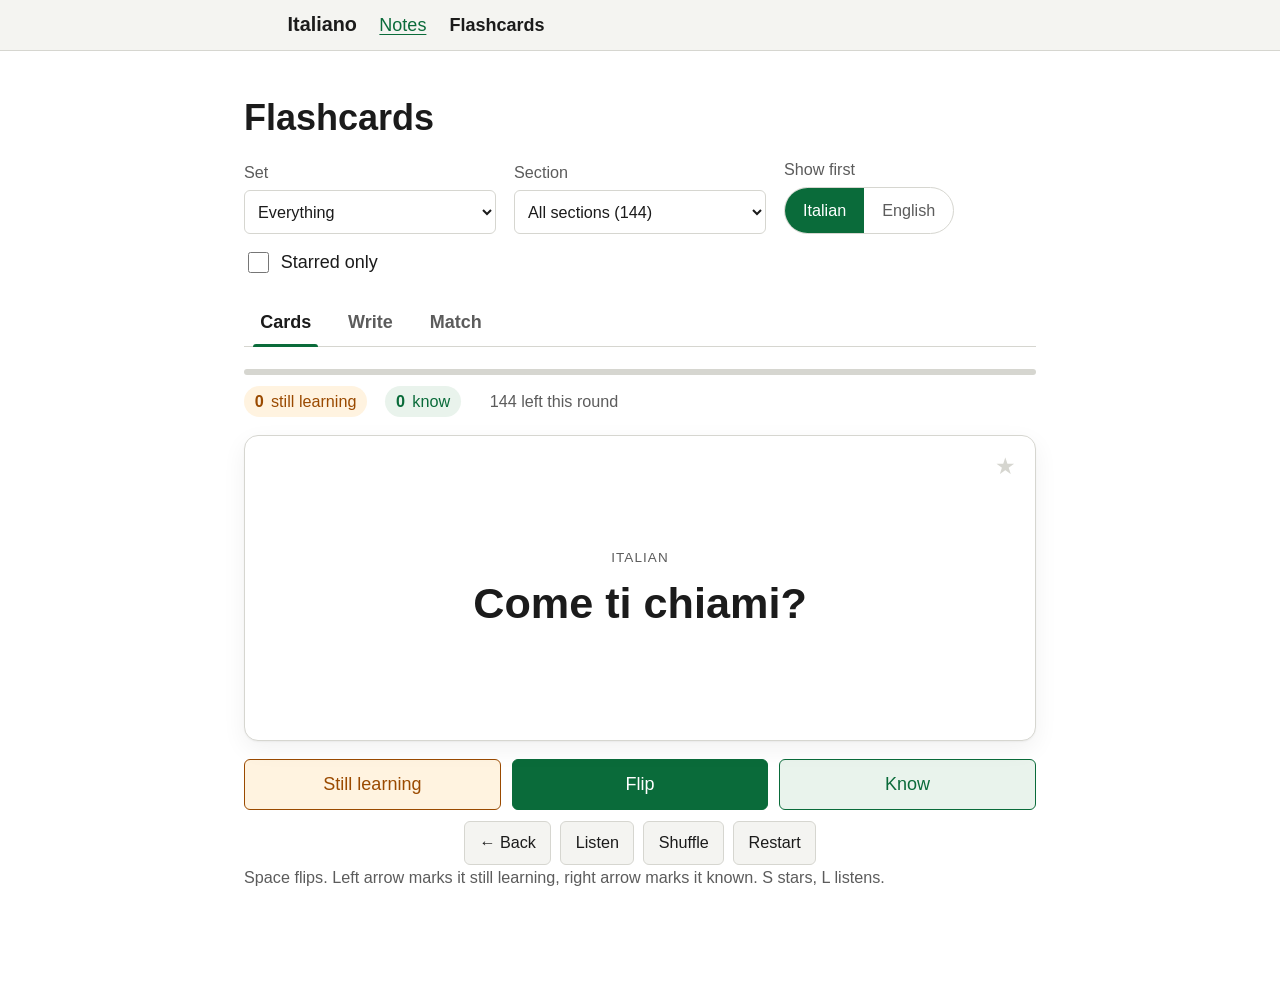
<file: flashcards.html>
<!DOCTYPE html>
<html lang="en">
<head>
<meta charset="utf-8">
<meta name="viewport" content="width=device-width, initial-scale=1">
<title>Flashcards · Italiano</title>
<link rel="stylesheet" href="css/style.css">
<link rel="stylesheet" href="css/flashcards.css">
</head>
<body>
<a class="skip" href="#main">Skip to content</a>
<header class="site-header"><div class="inner">
  <a class="brand" href="index.html">Italiano</a>
  <nav aria-label="Site">
    <a href="index.html">Notes</a>
    <a href="flashcards.html" aria-current="page">Flashcards</a>
  </nav>
</div></header>

<main id="main">
  <h1>Flashcards</h1>

  <form class="picker" onsubmit="return false">
    <label for="set">Set
      <select id="set"></select>
    </label>
    <label for="group">Section
      <select id="group"></select>
    </label>
    <fieldset>
      <legend>Show first</legend>
      <span class="seg">
        <label><input type="radio" name="dir" value="it" checked><span>Italian</span></label>
        <label><input type="radio" name="dir" value="en"><span>English</span></label>
      </span>
    </fieldset>
    <label class="inline" for="starred">
      <input type="checkbox" id="starred"> Starred only
    </label>
  </form>

  <div class="modes" role="tablist" aria-label="Study mode">
    <button type="button" role="tab" id="tab-cards" aria-controls="panel-cards" aria-selected="true" data-mode="cards">Cards</button>
    <button type="button" role="tab" id="tab-write" aria-controls="panel-write" aria-selected="false" data-mode="write">Write</button>
    <button type="button" role="tab" id="tab-match" aria-controls="panel-match" aria-selected="false" data-mode="match">Match</button>
  </div>

  <p class="empty-deck" id="empty" hidden>This section has no cards. Pick another set or section.</p>

  <!-- Cards -->
  <section class="panel" id="panel-cards" role="tabpanel" aria-labelledby="tab-cards">
    <div class="bar"><span id="bar-fill"></span></div>
    <p class="counts">
      <span class="pill learning"><b id="n-learning">0</b> still learning</span>
      <span class="pill known"><b id="n-known">0</b> know</span>
      <span class="pill left" id="n-left"></span>
    </p>

    <div class="stage">
      <button type="button" class="card" id="card" aria-describedby="card-hint">
        <span class="card-inner">
          <span class="face front">
            <span class="side-label" id="front-label"></span>
            <span class="term" id="front-term"></span>
          </span>
          <span class="face back">
            <span class="side-label" id="back-label"></span>
            <span class="term" id="back-term"></span>
            <span class="detail" id="back-detail"></span>
          </span>
        </span>
      </button>
      <button type="button" class="star-btn" id="star" aria-pressed="false" aria-label="Star this card"><span class="glyph">★</span></button>
    </div>
    <p class="sr-only" aria-live="polite" id="card-live"></p>

    <div class="actions">
      <button type="button" class="learning" id="again">Still learning</button>
      <button type="button" class="primary" id="flip">Flip</button>
      <button type="button" class="known" id="know">Know</button>
    </div>
    <div class="toolbar">
      <button type="button" id="prev">← Back</button>
      <button type="button" id="speak">Listen</button>
      <button type="button" id="shuffle">Shuffle</button>
      <button type="button" id="restart">Restart</button>
    </div>
    <p class="hint" id="card-hint">Space flips. Left arrow marks it still learning, right arrow marks it known. S stars, L listens.</p>

    <div class="done" id="round-done" hidden>
      <h2 id="done-title">Round finished</h2>
      <p id="done-text"></p>
      <div class="actions">
        <button type="button" class="primary" id="next-round">Study the ones you missed</button>
        <button type="button" id="restart-all">Start over</button>
      </div>
    </div>
  </section>

  <!-- Write -->
  <section class="panel" id="panel-write" role="tabpanel" aria-labelledby="tab-write" hidden>
    <div class="bar"><span id="w-bar-fill"></span></div>
    <p class="counts">
      <span class="pill known"><b id="w-right">0</b> correct</span>
      <span class="pill learning"><b id="w-wrong">0</b> to review</span>
      <span class="pill left" id="w-left"></span>
    </p>
    <div class="prompt" id="w-prompt">
      <span class="side-label" id="w-label"></span>
      <span class="term" id="w-term"></span>
    </div>
    <div class="answer-row">
      <label class="sr-only" for="w-input">Your answer</label>
      <input type="text" id="w-input" autocomplete="off" autocapitalize="off" autocorrect="off" spellcheck="false" placeholder="Type the answer">
      <button type="button" class="primary" id="w-submit">Check</button>
    </div>
    <p class="verdict" id="w-verdict" aria-live="polite"></p>
    <div class="toolbar">
      <button type="button" id="w-skip">Don't know</button>
      <button type="button" id="w-restart">Restart</button>
    </div>
    <p class="hint">Enter checks your answer, then Enter again moves on. Accents and articles are optional.</p>

    <div class="done" id="w-done" hidden>
      <h2>Finished</h2>
      <p id="w-done-text"></p>
      <div class="actions">
        <button type="button" class="primary" id="w-again">Go again</button>
      </div>
    </div>
  </section>

  <!-- Match -->
  <section class="panel" id="panel-match" role="tabpanel" aria-labelledby="tab-match" hidden>
    <div class="match-head">
      <p class="timer" id="m-timer">0.0s</p>
      <p class="hint" id="m-best"></p>
    </div>
    <div class="grid" id="m-grid"></div>
    <p class="sr-only" aria-live="polite" id="m-live"></p>
    <div class="toolbar" style="margin-top:1rem">
      <button type="button" id="m-restart">New game</button>
    </div>
    <p class="hint">Tap an Italian tile, then its English match. Six pairs per game.</p>

    <div class="done" id="m-done" hidden>
      <h2>Matched!</h2>
      <p id="m-done-text"></p>
      <div class="actions">
        <button type="button" class="primary" id="m-again">Play again</button>
      </div>
    </div>
  </section>
</main>

<script src="data/sessions.js"></script>
<script src="js/site.js"></script>
<script src="js/flashcards.js"></script>
</body>
</html>
</file>
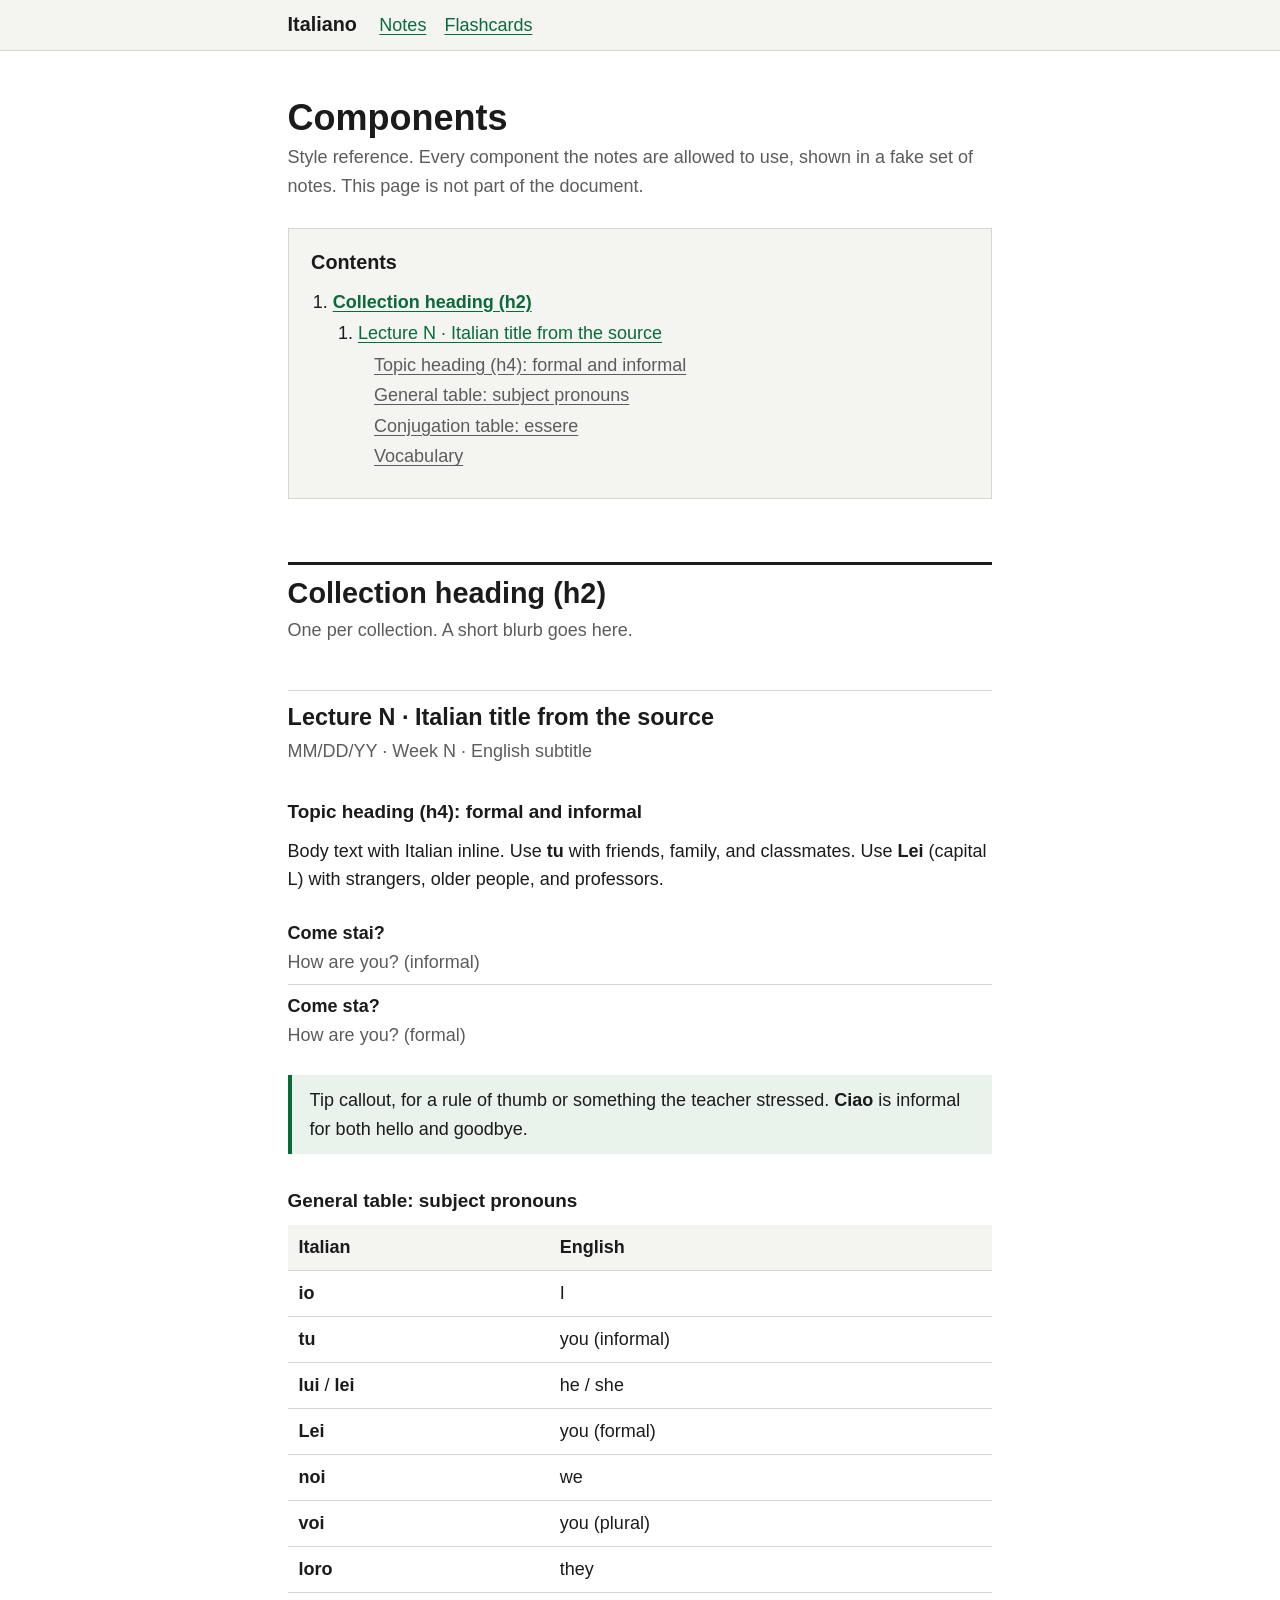
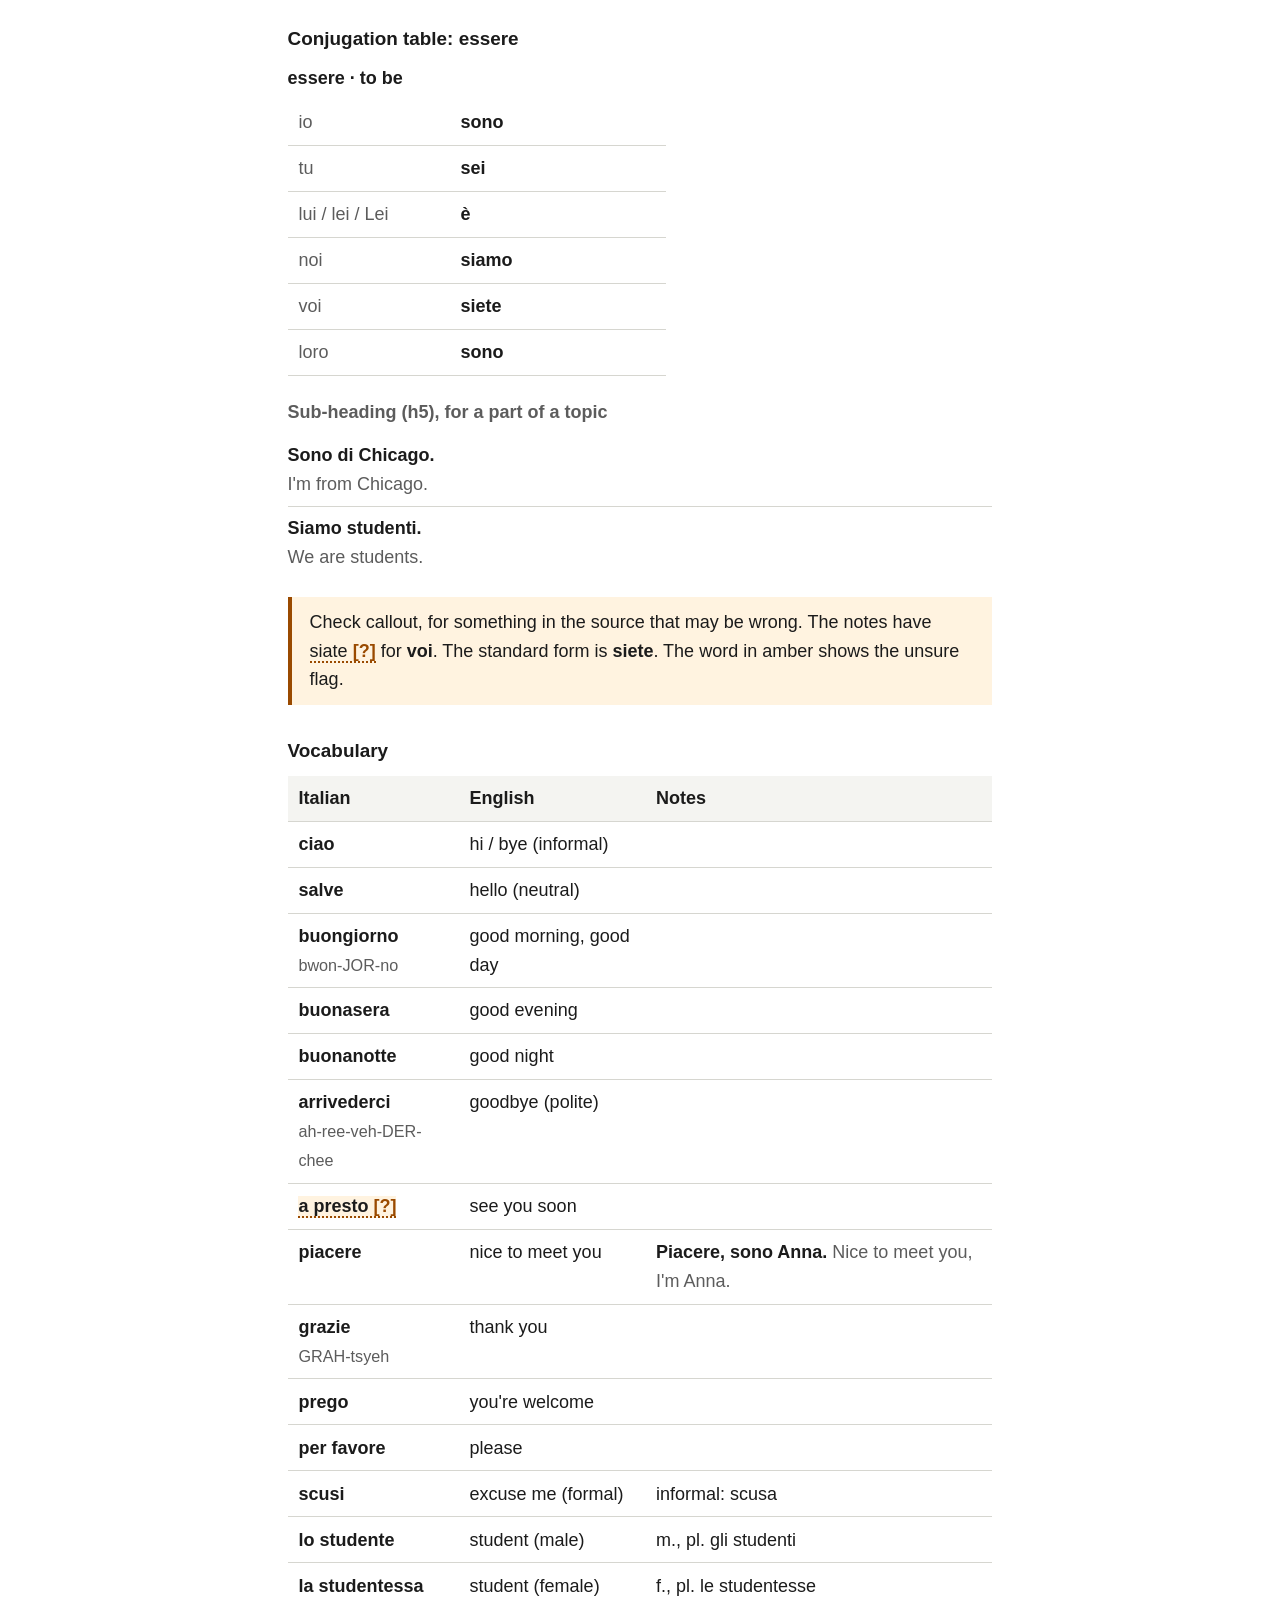
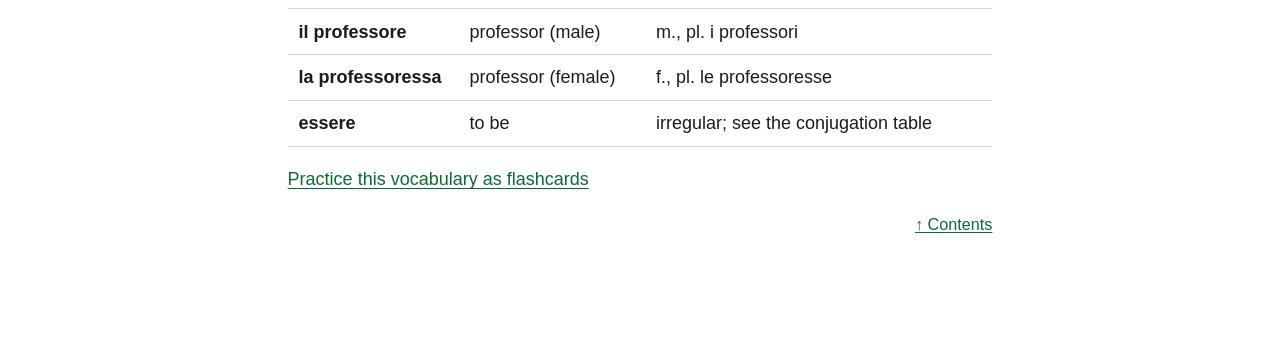
<file: _reference/components.html>
<!DOCTYPE html>
<html lang="en">
<head>
<meta charset="utf-8">
<meta name="viewport" content="width=device-width, initial-scale=1">
<title>Components · Italiano</title>
<link rel="stylesheet" href="../css/style.css">
</head>
<body>
<a class="skip" href="#main">Skip to content</a>
<header class="site-header"><div class="inner">
  <a class="brand" href="../index.html">Italiano</a>
  <nav aria-label="Site"><a href="../index.html">Notes</a><a href="../flashcards.html">Flashcards</a></nav>
</div></header>

<main id="main">
  <h1>Components</h1>
  <p class="meta">Style reference. Every component the notes are allowed to use, shown in a fake set of notes. This page is not part of the document.</p>
  <nav class="toc" id="contents" aria-labelledby="contents-title" data-toc hidden>
    <p class="toc-title" id="contents-title">Contents</p>
  </nav>

  <section class="collection" aria-labelledby="collection">
  <h2 id="collection">Collection heading (h2)</h2>
  <p class="meta">One per collection. A short blurb goes here.</p>

  <section class="note" aria-labelledby="example">
    <h3 id="example">Lecture N · Italian title from the source</h3>
    <p class="meta">MM/DD/YY · Week N · English subtitle</p>

    <h4 id="example-formal">Topic heading (h4): formal and informal</h4>
    <p>Body text with Italian inline. Use <i lang="it">tu</i> with friends, family, and classmates. Use <i lang="it">Lei</i> (capital L) with strangers, older people, and professors.</p>
    <ul class="examples">
      <li><i lang="it">Come stai?</i> <span class="en">How are you? (informal)</span></li>
      <li><i lang="it">Come sta?</i> <span class="en">How are you? (formal)</span></li>
    </ul>
    <div class="callout">
      <p>Tip callout, for a rule of thumb or something the teacher stressed. <i lang="it">Ciao</i> is informal for both hello and goodbye.</p>
    </div>

    <h4 id="example-pronouns">General table: subject pronouns</h4>
    <div class="table-wrap">
      <table>
        <thead><tr><th scope="col">Italian</th><th scope="col">English</th></tr></thead>
        <tbody>
          <tr><td><b lang="it">io</b></td><td>I</td></tr>
          <tr><td><b lang="it">tu</b></td><td>you (informal)</td></tr>
          <tr><td><b lang="it">lui</b> / <b lang="it">lei</b></td><td>he / she</td></tr>
          <tr><td><b lang="it">Lei</b></td><td>you (formal)</td></tr>
          <tr><td><b lang="it">noi</b></td><td>we</td></tr>
          <tr><td><b lang="it">voi</b></td><td>you (plural)</td></tr>
          <tr><td><b lang="it">loro</b></td><td>they</td></tr>
        </tbody>
      </table>
    </div>

    <h4 id="example-essere">Conjugation table: essere</h4>
    <div class="table-wrap">
      <table class="conj">
        <caption><i lang="it">essere</i> · to be</caption>
        <tbody>
          <tr><th scope="row">io</th><td>sono</td></tr>
          <tr><th scope="row">tu</th><td>sei</td></tr>
          <tr><th scope="row">lui / lei / Lei</th><td>è</td></tr>
          <tr><th scope="row">noi</th><td>siamo</td></tr>
          <tr><th scope="row">voi</th><td>siete</td></tr>
          <tr><th scope="row">loro</th><td>sono</td></tr>
        </tbody>
      </table>
    </div>
    <h5>Sub-heading (h5), for a part of a topic</h5>
    <ul class="examples">
      <li><i lang="it">Sono di Chicago.</i> <span class="en">I'm from Chicago.</span></li>
      <li><i lang="it">Siamo studenti.</i> <span class="en">We are students.</span></li>
    </ul>
    <div class="callout check">
      <p>Check callout, for something in the source that may be wrong. The notes have <span class="unsure" title="Unclear in the source; please check">siate</span> for <i lang="it">voi</i>. The standard form is <i lang="it">siete</i>. The word in amber shows the unsure flag.</p>
    </div>

    <h4 id="example-vocab">Vocabulary</h4>
    <div data-vocab="_reference/example"></div>
    <p class="no-print"><a href="../flashcards.html?session=_reference/example">Practice this vocabulary as flashcards</a></p>

    <p class="note-end no-print"><a href="#contents">↑ Contents</a></p>
  </section>
  </section>
</main>

<script src="../data/sessions.js"></script>
<script src="../js/site.js"></script>
</body>
</html>
</file>
<file: css/style.css>
/* Italiano — one printable document plus the flashcards page.
   Keep this small. Add a class here instead of writing inline styles. */

:root {
  --text: #1b1b1b;
  --muted: #5c5c5c;
  --bg: #ffffff;
  --surface: #f4f4f1;
  --border: #d6d6d0;
  --accent: #0a6b3a;
  --accent-soft: #e9f3ec;
  --flag: #9a4a00;
  --flag-soft: #fff3e0;
  --measure: 74ch;
  --font: -apple-system, BlinkMacSystemFont, "Segoe UI", Helvetica, Arial, sans-serif;
}

* { box-sizing: border-box; }
html { font-size: 112.5%; -webkit-text-size-adjust: 100%; scroll-behavior: smooth; }
@media (prefers-reduced-motion: reduce) { html { scroll-behavior: auto; } }
body {
  margin: 0;
  font-family: var(--font);
  line-height: 1.6;
  color: var(--text);
  background: var(--bg);
}

/* Skip link (keyboard users) */
.skip { position: absolute; left: -999px; top: 0; background: var(--accent); color: #fff; padding: .5rem 1rem; z-index: 20; }
.skip:focus { left: 0; }

/* Site header. Sticky, so Contents and Flashcards stay reachable in a long document. */
.site-header { position: sticky; top: 0; z-index: 10; border-bottom: 1px solid var(--border); background: var(--surface); }
.site-header .inner {
  max-width: var(--measure);
  margin: 0 auto;
  padding: .5rem 1rem;
  display: flex;
  gap: 1.25rem;
  align-items: baseline;
  flex-wrap: wrap;
}
.brand { font-weight: 700; font-size: 1.1rem; color: var(--text); text-decoration: none; }
.site-header nav a { margin-right: 1rem; }
.site-header nav a[aria-current="page"] { color: var(--text); font-weight: 700; text-decoration: none; }

.print-btn {
  font: inherit;
  font-size: .9rem;
  font-weight: 600;
  padding: .35rem .85rem;
  min-height: 36px;
  border: 1px solid var(--accent);
  border-radius: 999px;
  background: var(--accent);
  color: #fff;
  cursor: pointer;
}
.print-btn:hover { background: #085a31; border-color: #085a31; }

main { max-width: var(--measure); margin: 0 auto; padding: 1rem 1rem 4rem; }

/* Type. h2 = collection, h3 = one set of notes, h4 = a topic inside it. */
h1 { font-size: 2rem; line-height: 1.2; margin: 1.5rem 0 .25rem; }
h2 {
  font-size: 1.6rem;
  line-height: 1.25;
  margin: 3.5rem 0 .25rem;
  padding: .6rem 0 0;
  border-top: 3px solid var(--text);
}
h3 { font-size: 1.3rem; line-height: 1.3; margin: 2.5rem 0 .25rem; padding-top: .6rem; border-top: 1px solid var(--border); }
h4 { font-size: 1.05rem; margin: 1.75rem 0 .5rem; }
h5 { font-size: 1rem; margin: 1.25rem 0 .4rem; color: var(--muted); }
p, ul, ol, table { margin: 0 0 1rem; }
.meta { color: var(--muted); margin: 0 0 1rem; }
h1 + .meta { margin-bottom: 1.5rem; }
a { color: var(--accent); text-underline-offset: .15em; }
a:hover { text-decoration-thickness: 2px; }
:focus-visible { outline: 3px solid var(--accent); outline-offset: 2px; }
:target { scroll-margin-top: 4rem; }
small { font-size: .9rem; color: var(--muted); }

/* Italian text is bold and upright; lang="it" lets screen readers switch voice. */
i[lang="it"], b[lang="it"], .it { font-style: normal; font-weight: 600; }
/* English glosses are quieter. */
.en { color: var(--muted); }

/* Table of contents, built by js/site.js from the headings in <main>. */
.toc { background: var(--surface); border: 1px solid var(--border); padding: 1rem 1.25rem; margin: 1.5rem 0 2rem; }
.toc-title { font-weight: 700; font-size: 1.1rem; margin: 0 0 .5rem; }
.toc ol { margin: 0; padding-left: 1.4rem; }
.toc > ol { padding-left: 1.2rem; }
.toc > ol > li { margin-bottom: .5rem; }
.toc > ol > li > a { font-weight: 700; }
.toc ol ol { margin: .15rem 0 .5rem; }
.toc ol ol ol { list-style: none; padding-left: .9rem; }
.toc ol ol ol a { color: var(--muted); }
.toc li { margin: .1rem 0; }

/* Tables */
.table-wrap { overflow-x: auto; margin-bottom: 1rem; }
.table-wrap table { margin-bottom: 0; }
table { border-collapse: collapse; width: 100%; }
th, td { text-align: left; padding: .45rem .6rem; border-bottom: 1px solid var(--border); vertical-align: top; }
th { background: var(--surface); font-weight: 600; }
caption { text-align: left; font-weight: 600; padding-bottom: .4rem; }
/* Conjugation tables: pronoun in the first column, form in the second */
table.conj { width: auto; min-width: 21rem; }
table.conj th[scope="row"] { background: none; font-weight: 400; color: var(--muted); white-space: nowrap; width: 9rem; }
table.conj td { font-weight: 600; }

/* Example sentences: Italian, then the English gloss on its own line */
ul.examples { list-style: none; padding: 0; }
ul.examples li { padding: .4rem 0; border-bottom: 1px solid var(--border); }
ul.examples li:last-child { border-bottom: 0; }
ul.examples .en { display: block; }

/* Callouts: tips, and "check" for things that may be wrong in the source */
.callout { border-left: 4px solid var(--accent); background: var(--accent-soft); padding: .6rem 1rem; margin: 1rem 0; }
.callout.check { border-color: var(--flag); background: var(--flag-soft); }
.callout p:last-child { margin-bottom: 0; }

/* Unclear source: best guess, visibly flagged with [?] */
.unsure { background: var(--flag-soft); border-bottom: 2px dotted var(--flag); }
.unsure::after { content: " [?]"; color: var(--flag); font-weight: 700; }

/* One set of notes. The rule below it separates it from the next. */
.note { margin-bottom: 2.5rem; }
.note-end { display: flex; justify-content: flex-end; margin: 1rem 0 0; }
.note-end a { font-size: .9rem; }
.empty { color: var(--muted); font-style: italic; }

/* Flashcards */
.controls { display: flex; flex-wrap: wrap; gap: .75rem 1.25rem; align-items: flex-end; margin: 1rem 0; }
.controls > label { display: flex; flex-direction: column; gap: .2rem; }
.controls fieldset { border: 0; padding: 0; margin: 0; }
.controls .btns { display: flex; gap: .75rem; }
.controls legend { padding: 0; margin-bottom: .2rem; }
.controls fieldset label { margin-right: .75rem; }
.controls input[type="radio"] { width: 1.1rem; height: 1.1rem; vertical-align: -.1rem; }
select, button { font: inherit; }
select { padding: .4rem .5rem; min-height: 44px; border: 1px solid var(--border); border-radius: 6px; background: #fff; color: var(--text); max-width: 100%; }
button {
  padding: .55rem 1rem;
  min-height: 44px;
  border: 1px solid var(--border);
  border-radius: 6px;
  background: var(--surface);
  color: var(--text);
  cursor: pointer;
}
button:hover { background: #e8e8e3; }
button:disabled { opacity: .5; cursor: default; }
button.primary { background: var(--accent); border-color: var(--accent); color: #fff; }
button.primary:hover { background: #085a31; }
.card {
  border: 2px solid var(--border);
  border-radius: 10px;
  background: var(--surface);
  min-height: 14rem;
  display: flex;
  flex-direction: column;
  justify-content: center;
  align-items: center;
  text-align: center;
  padding: 1.5rem;
  margin: 1rem 0;
  cursor: pointer;
}
.card .side { font-size: .8rem; color: var(--muted); text-transform: uppercase; letter-spacing: .06em; margin-bottom: .75rem; }
.card .word { font-size: 2rem; font-weight: 600; line-height: 1.25; }
.card .detail { margin-top: .75rem; color: var(--muted); }
.card .detail i[lang="it"] { color: var(--text); }
.actions { display: flex; gap: .75rem; flex-wrap: wrap; justify-content: center; margin-bottom: 1rem; }
.actions button { flex: 1 1 8rem; }
.progress { color: var(--muted); margin: 0; }
.hint { color: var(--muted); font-size: .9rem; }

/* Print. The document is meant to be printed or saved as PDF from the browser. */
@media print {
  @page { margin: 2cm 1.8cm; }
  html { font-size: 10.5pt; }
  body { line-height: 1.45; }
  .site-header, .skip, .note-end, .no-print, .hint { display: none !important; }
  main { max-width: none; padding: 0; }
  a { color: inherit; text-decoration: none; }

  /* Contents on its own page, then one page per collection and per set of notes. */
  .toc { break-after: page; background: none; border: 0; padding: 0; }
  h2 { break-before: page; }
  .note + .note { break-before: page; }
  /* A collection with no notes yet just follows the previous page. */
  .collection[data-empty] h2 { break-before: auto; }
  .collection[data-empty] { margin-top: 2rem; }
  h1, h2, h3, h4, h5, caption { break-after: avoid; }
  h3 + .meta, h4 + p { break-before: avoid; }
  tr, .callout, ul.examples li { break-inside: avoid; }
  thead { display: table-header-group; }
  .table-wrap { overflow: visible; }
  .callout { background: none; border-left: 3px solid #000; }
  .unsure { background: none; }
}
</file>
<file: css/flashcards.css>
/* Flashcards app. Loaded only by flashcards.html, on top of css/style.css.
   Three modes share one deck: Cards, Write, Match. */

:root {
  --ease: cubic-bezier(.2, .7, .3, 1);
  --dur: 380ms;
  --known: #0a6b3a;
  --known-soft: #e9f3ec;
  --learning: #9a4a00;
  --learning-soft: #fff3e0;
  --wrong: #a4231f;
  --wrong-soft: #fdecea;
}
@media (prefers-reduced-motion: reduce) {
  :root { --dur: 1ms; }
  * { animation-duration: 1ms !important; transition-duration: 1ms !important; }
}

main { max-width: 46rem; }

/* Deck picker */
.picker {
  display: grid;
  grid-template-columns: repeat(auto-fit, minmax(13rem, 1fr));
  gap: .75rem 1rem;
  align-items: end;
  margin: 1rem 0 1.25rem;
}
.picker label { display: flex; flex-direction: column; gap: .25rem; font-size: .9rem; color: var(--muted); }
.picker select { width: 100%; }
.picker .inline { flex-direction: row; align-items: center; gap: .5rem; color: var(--text); font-size: 1rem; }
.picker input[type="checkbox"] { width: 1.15rem; height: 1.15rem; accent-color: var(--accent); }
.picker fieldset { border: 0; margin: 0; padding: 0; }
.picker legend { font-size: .9rem; color: var(--muted); padding: 0 0 .25rem; }
.seg { display: inline-flex; border: 1px solid var(--border); border-radius: 999px; overflow: hidden; background: #fff; }
.seg label { position: relative; }
.seg input { position: absolute; opacity: 0; pointer-events: none; }
.seg span {
  display: block; padding: .45rem 1rem; min-height: 44px; line-height: 1.6rem;
  cursor: pointer; color: var(--muted); transition: background var(--dur) var(--ease), color var(--dur) var(--ease);
}
.seg input:checked + span { background: var(--accent); color: #fff; }
.seg input:focus-visible + span { outline: 3px solid var(--accent); outline-offset: 2px; }

/* Mode tabs */
.modes { display: flex; gap: .25rem; border-bottom: 1px solid var(--border); margin: 0 0 1.25rem; }
.modes button {
  border: 0; border-radius: 0; background: none; min-height: 44px; padding: .5rem .9rem;
  color: var(--muted); font-weight: 600; position: relative;
}
.modes button::after {
  content: ""; position: absolute; left: .5rem; right: .5rem; bottom: -1px; height: 3px;
  background: var(--accent); border-radius: 3px 3px 0 0;
  transform: scaleX(0); transform-origin: center;
  transition: transform var(--dur) var(--ease);
}
.modes button[aria-selected="true"] { color: var(--text); }
.modes button[aria-selected="true"]::after { transform: scaleX(1); }
.modes button:hover { background: var(--surface); }

.panel { animation: rise var(--dur) var(--ease) both; }
@keyframes rise { from { opacity: 0; transform: translateY(8px); } to { opacity: 1; transform: none; } }

/* Progress bar and counters */
.bar { height: 6px; border-radius: 999px; background: var(--border); overflow: hidden; margin-bottom: .6rem; }
.bar span { display: block; height: 100%; width: 0; background: var(--accent); border-radius: 999px; transition: width var(--dur) var(--ease); }
.counts { display: flex; gap: 1rem; flex-wrap: wrap; margin: 0 0 1rem; font-size: .9rem; }
.counts b { font-variant-numeric: tabular-nums; }
.pill { display: inline-flex; align-items: center; gap: .4rem; padding: .15rem .6rem; border-radius: 999px; }
.pill.learning { background: var(--learning-soft); color: var(--learning); }
.pill.known { background: var(--known-soft); color: var(--known); }
.pill.left { color: var(--muted); }

/* Card */
.stage { perspective: 1400px; }
.card {
  position: relative;
  width: 100%;
  min-height: 17rem;
  cursor: pointer;
  border: 0;
  background: none;
  padding: 0;
  display: block;
  transition: transform var(--dur) var(--ease), opacity var(--dur) var(--ease);
}
.card-inner {
  display: block;
  position: relative;
  width: 100%;
  min-height: 17rem;
  transform-style: preserve-3d;
  transition: transform 520ms var(--ease);
}
.card.flipped .card-inner { transform: rotateY(180deg); }
.face {
  position: absolute;
  inset: 0;
  backface-visibility: hidden;
  -webkit-backface-visibility: hidden;
  border: 1px solid var(--border);
  border-radius: 14px;
  background: #fff;
  box-shadow: 0 1px 2px rgba(0,0,0,.05), 0 8px 24px rgba(0,0,0,.06);
  display: flex;
  flex-direction: column;
  align-items: center;
  justify-content: center;
  text-align: center;
  padding: 2rem 1.5rem;
  gap: .5rem;
}
.face.back { transform: rotateY(180deg); background: var(--surface); }
.face > span { display: block; max-width: 100%; }
.side-label { font-size: .75rem; letter-spacing: .08em; text-transform: uppercase; color: var(--muted); }
.term { font-size: clamp(1.6rem, 5vw, 2.4rem); font-weight: 600; line-height: 1.2; }
.term.long { font-size: clamp(1.2rem, 3.6vw, 1.7rem); }
.detail { color: var(--muted); font-size: .95rem; line-height: 1.5; }
.detail i[lang="it"] { color: var(--text); }
.tap { position: absolute; bottom: .8rem; font-size: .8rem; color: var(--muted); }

/* Card advance animations */
.card.out-left  { transform: translateX(-38%) rotate(-4deg); opacity: 0; }
.card.out-right { transform: translateX(38%) rotate(4deg); opacity: 0; }
.card.in-right  { animation: inRight var(--dur) var(--ease) both; }
.card.in-left   { animation: inLeft  var(--dur) var(--ease) both; }
@keyframes inRight { from { transform: translateX(28%) rotate(3deg); opacity: 0; } to { transform: none; opacity: 1; } }
@keyframes inLeft  { from { transform: translateX(-28%) rotate(-3deg); opacity: 0; } to { transform: none; opacity: 1; } }

/* Star */
.star-btn { position: absolute; top: .6rem; right: .6rem; border: 0; background: none; min-height: 40px; padding: .3rem .5rem; font-size: 1.3rem; line-height: 1; color: var(--border); border-radius: 8px; }
.star-btn:hover { background: rgba(0,0,0,.04); }
.star-btn[aria-pressed="true"] { color: #d99100; }
.star-btn .glyph { display: inline-block; transition: transform var(--dur) var(--ease); }
.star-btn[aria-pressed="true"] .glyph { transform: scale(1.18); }

/* Buttons under the card */
.actions { display: flex; gap: .6rem; margin: 1rem 0 .6rem; }
.actions button { flex: 1; }
.actions .learning { border-color: var(--learning); color: var(--learning); background: var(--learning-soft); }
.actions .learning:hover { background: #ffe8c9; }
.actions .known { border-color: var(--known); color: var(--known); background: var(--known-soft); }
.actions .known:hover { background: #d9ecdf; }
.toolbar { display: flex; gap: .5rem; flex-wrap: wrap; justify-content: center; }
.toolbar button { flex: 0 1 auto; font-size: .9rem; padding: .45rem .8rem; }

/* Round / deck finished */
.done { text-align: center; border: 1px solid var(--border); border-radius: 14px; background: var(--surface); padding: 2rem 1.5rem; animation: rise var(--dur) var(--ease) both; }
.done h2 { border: 0; margin: 0 0 .5rem; padding: 0; font-size: 1.4rem; }
.done p { margin: 0 0 1rem; color: var(--muted); }
.done .actions { justify-content: center; }

/* Write mode */
.prompt { border: 1px solid var(--border); border-radius: 14px; background: #fff; padding: 1.75rem 1.5rem; text-align: center; box-shadow: 0 1px 2px rgba(0,0,0,.05), 0 8px 24px rgba(0,0,0,.06); }
.prompt.shake { animation: shake 420ms var(--ease); }
@keyframes shake { 10%,90%{transform:translateX(-2px)} 20%,80%{transform:translateX(4px)} 30%,50%,70%{transform:translateX(-7px)} 40%,60%{transform:translateX(7px)} }
.answer-row { display: flex; gap: .6rem; margin: 1rem 0 .5rem; }
.answer-row input {
  flex: 1; font: inherit; font-size: 1.1rem; padding: .6rem .8rem; min-height: 48px;
  border: 2px solid var(--border); border-radius: 10px; background: #fff; color: var(--text);
  transition: border-color var(--dur) var(--ease), background var(--dur) var(--ease);
}
.answer-row input.right { border-color: var(--known); background: var(--known-soft); }
.answer-row input.wrong { border-color: var(--wrong); background: var(--wrong-soft); }
.verdict { min-height: 3.2rem; margin: 0 0 .5rem; animation: rise 220ms var(--ease) both; }
.verdict.right { color: var(--known); font-weight: 600; }
.verdict.wrong { color: var(--wrong); }
.verdict .fix { display: block; color: var(--text); font-weight: 600; margin-top: .2rem; }
.verdict .fix i[lang="it"] { font-weight: 700; }

/* Match mode */
.match-head { display: flex; justify-content: space-between; align-items: baseline; gap: 1rem; flex-wrap: wrap; margin-bottom: .75rem; }
.timer { font-variant-numeric: tabular-nums; font-size: 1.3rem; font-weight: 600; }
.grid { display: grid; grid-template-columns: repeat(auto-fit, minmax(9.5rem, 1fr)); gap: .6rem; }
.tile {
  min-height: 6.2rem; border: 1px solid var(--border); border-radius: 12px; background: #fff;
  padding: .7rem; font: inherit; font-size: .95rem; line-height: 1.35; color: var(--text); cursor: pointer;
  display: flex; align-items: center; justify-content: center; text-align: center;
  box-shadow: 0 1px 2px rgba(0,0,0,.05);
  transition: transform 200ms var(--ease), border-color 200ms var(--ease), background 200ms var(--ease), opacity 260ms var(--ease);
  animation: rise var(--dur) var(--ease) both;
}
.tile:hover { transform: translateY(-2px); box-shadow: 0 4px 14px rgba(0,0,0,.09); }
.tile[aria-pressed="true"] { border-color: var(--accent); background: var(--accent-soft); transform: translateY(-2px); }
.tile.wrong { border-color: var(--wrong); background: var(--wrong-soft); animation: shake 380ms var(--ease); }
.tile.gone { opacity: 0; transform: scale(.85); pointer-events: none; }
.tile b[lang="it"] { font-weight: 600; }

.empty-deck { border: 1px dashed var(--border); border-radius: 12px; padding: 1.5rem; text-align: center; color: var(--muted); }
.sr-only { position: absolute; width: 1px; height: 1px; padding: 0; margin: -1px; overflow: hidden; clip: rect(0 0 0 0); white-space: nowrap; border: 0; }

/* Reset the card button and anchor the star to the stage. */
.stage { position: relative; }
.card { font: inherit; color: inherit; text-align: inherit; -webkit-appearance: none; appearance: none; }
.card:hover .face { box-shadow: 0 2px 4px rgba(0,0,0,.06), 0 14px 34px rgba(0,0,0,.09); }
.card.no-anim .card-inner { transition: none; }
</file>
